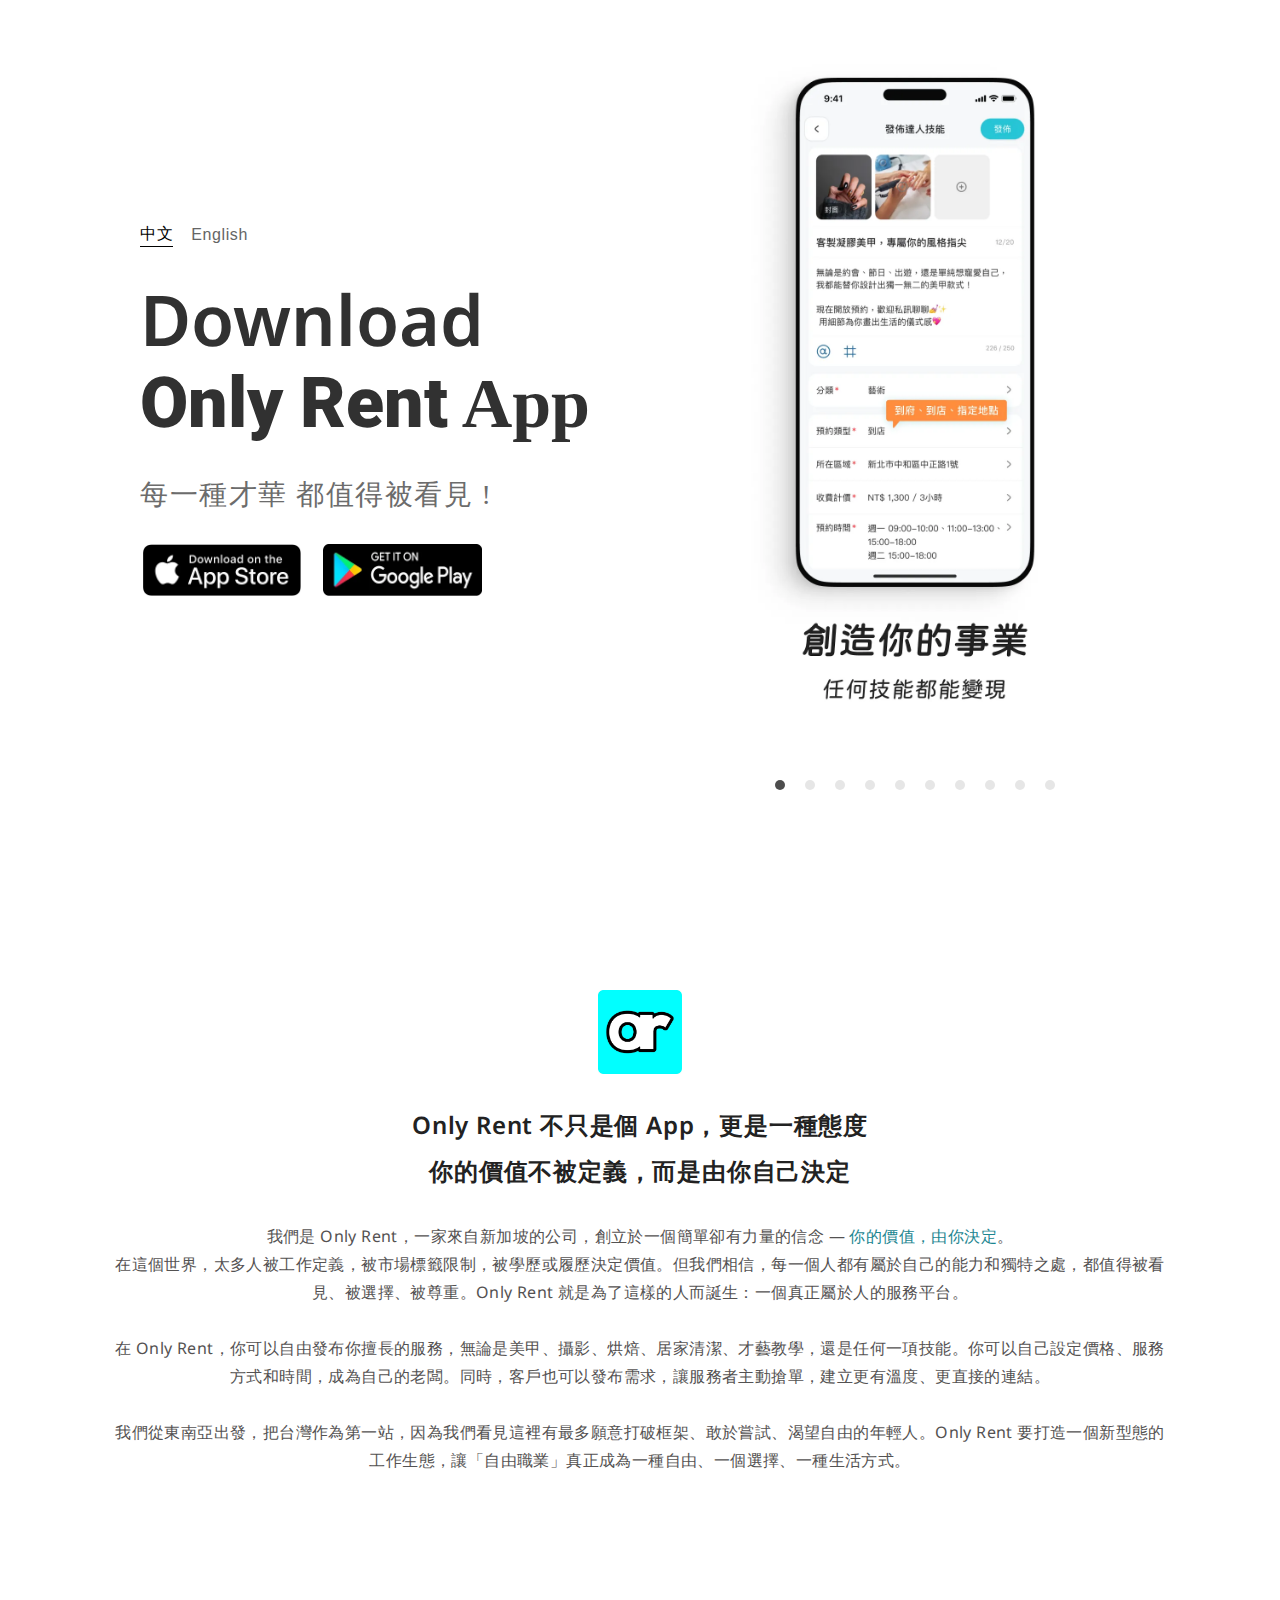
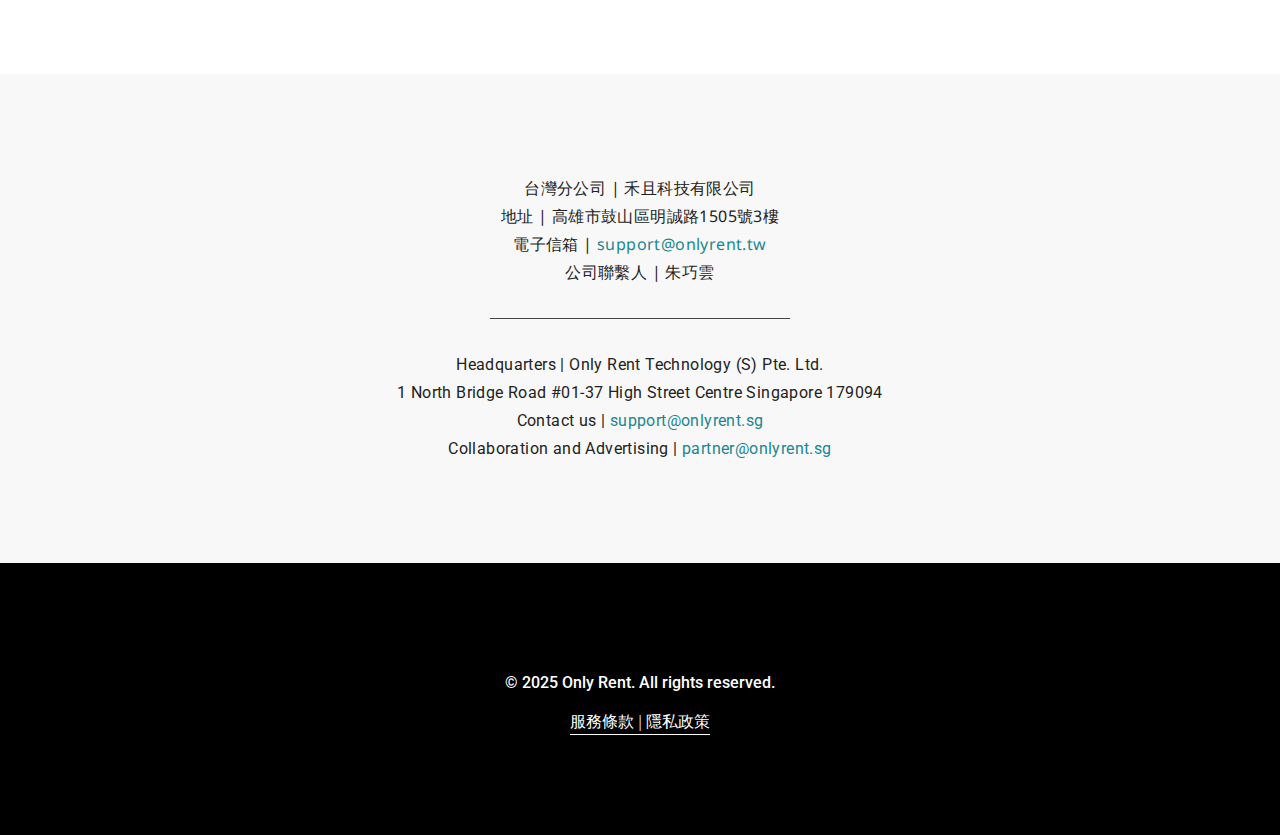
<file: index.html>
<!DOCTYPE html>
<html lang="zh">
<head>
  <meta charset="UTF-8">
  <meta name="viewport" content="width=device-width, initial-scale=1.0">
  <title>Only Rent - Your Value, Your Way</title>
  <!-- Google Fonts: Roboto (英文), Noto Sans (中文) -->
  <link href="https://fonts.googleapis.com/css?family=Roboto:400,700,900&display=swap" rel="stylesheet">
  <link href="https://fonts.googleapis.com/css2?family=Noto+Sans:400,700,900&display=swap" rel="stylesheet">
  <link rel="stylesheet" href="style.css">
</head>
<body>
  <div class="main">
    <!-- 主視覺區塊 -->
    <section class="hero-section">
      <div class="hero-content">
        <div class="hero-left">
          <div class="language-selector">
  <button id="lang-zh" disabled class="inactive-lang">中文</button>
  <button onclick="window.location.href='en/index.html'">English</button>
</div>

          <div class="text-group">
              <div class="title zh-font">Download</div>
              <div class="subtitle" data-i18n="subtitle1"><span class="title-bold">Only Rent</span> App</div>
              <div class="subtitle-italic" data-i18n="subtitle2">每一種才華 都值得被看見 !</div>
          </div>
          <div class="app-store-buttons">
              <a href="https://apps.apple.com/app/onlyrent/id1234567890" target="_blank">
                <img src="images/app-store.webp" alt="Download on App Store">
              </a>
              <a href="https://play.google.com/store/apps/details?id=com.onlyrent.app" target="_blank">
                <img src="images/google-play.webp" alt="Get it on Google Play">
              </a>
          </div>
        </div>
        <div class="hero-right">
          <div class="image-column">
            <img class="mockup-image" src="images/only rent 1.webp" alt="Only Rent App Screenshot" />
            <div class="carousel-dots">
              <div class="dot active"></div>
              <div class="dot"></div>
              <div class="dot"></div>
              <div class="dot"></div>
              <div class="dot"></div>
              <div class="dot"></div>
              <div class="dot"></div>
              <div class="dot"></div>
              <div class="dot"></div>
              <div class="dot"></div>
            </div>
          </div>
        </div>
      </div>
    </section>

    <!-- 公司介紹區塊 -->
    <section class="about-section">
      <img class="logo" src="images/only rent logo.webp" alt="Only Rent Logo"/>
      <div class="about-title zh-font" data-i18n="aboutTitle">Only Rent 不只是個 App，更是一種態度<br>你的價值不被定義，而是由你自己決定</div>
      <div class="about-desc zh-font" data-i18n="aboutDesc">我們是 Only Rent，一家來自新加坡的公司，創立於一個簡單卻有力量的信念 — <span class="highlight">你的價值，由你決定</span>。<br>
        在這個世界，太多人被工作定義，被市場標籤限制，被學歷或履歷決定價值。但我們相信，每一個人都有屬於自己的能力和獨特之處，都值得被看見、被選擇、被尊重。Only Rent 就是為了這樣的人而誕生：一個真正屬於人的服務平台。<br><br>
        在 Only Rent，你可以自由發布你擅長的服務，無論是美甲、攝影、烘焙、居家清潔、才藝教學，還是任何一項技能。你可以自己設定價格、服務方式和時間，成為自己的老闆。同時，客戶也可以發布需求，讓服務者主動搶單，建立更有溫度、更直接的連結。<br><br>
        我們從東南亞出發，把台灣作為第一站，因為我們看見這裡有最多願意打破框架、敢於嘗試、渴望自由的年輕人。Only Rent 要打造一個新型態的工作生態，讓「自由職業」真正成為一種自由、一個選擇、一種生活方式。</div>
    </section>

    <!-- 聯絡資訊 -->
    <section class="contact-section">
      <div class="contact-content">
        <div class="contact-block">
          <div class="contact-text zh-font" data-i18n="contactTW1">台灣分公司 | 禾且科技有限公司</div>
          <div class="contact-text zh-font" data-i18n="contactTW2">地址 | 高雄市鼓山區明誠路1505號3樓</div>
          <div class="contact-text zh-font" data-i18n="contactTW3">電子信箱 | <span class="contact-email">support@onlyrent.tw</span></div>
          <div class="contact-text zh-font" data-i18n="contactTW4">公司聯繫人 | 朱巧雲</div>
        </div>
        <div class="contact-line"></div>
        <div class="contact-block">
          <div class="contact-text en-font" data-i18n="contactSG1">Headquarters | Only Rent Technology (S) Pte. Ltd.</div>
          <div class="contact-text en-font" data-i18n="contactSG2">1 North Bridge Road #01-37 High Street Centre Singapore 179094</div>
          <div class="contact-text en-font" data-i18n="contactSG3">Contact us | <span class="contact-email">support@onlyrent.sg</span></div>
          <div class="contact-text en-font" data-i18n="contactSG4">Collaboration and Advertising | <span class="contact-email">partner@onlyrent.sg</span></div>
        </div>
      </div>
    </section>

    <!-- footer -->
    <footer class="footer">
      <div class="footer-text en-font" data-i18n="copyright">© 2025 Only Rent. All rights reserved.</div>
      <div class="footer-text-group">
        <span class="footer-link" id="footer-toggle" data-i18n="footerToggle">服務條款 | 隱私政策</span>
      </div>
      <div class="footer-expand" id="footer-content">
        <div class="footer-expand-inner">
          <div class="footer-expand-text">我Only Rent 服務條款（Terms and Conditions）<br><br>
生效日期：2025年5月15日<br><br>
歡迎使用 Only Rent（以下簡稱「本平台」）。本平台由 Only Rent Technology （S） Pte. Ltd.（註冊地：新加坡） 所經營，為服務媒合平台，讓用戶自由發佈或接取各類人力服務。使用本平台即表示您同意以下條款與條件。<br><br>

1. 使用資格<br>
• 使用本平台者須年滿 18歲，並具有完全法律行為能力。未滿18歲者，請勿註冊或使用本服務。<br>
• 平台保留要求用戶完成身分認證（如手機驗證、政府核發身分證明上傳）的權利。未完成者將無法使用部分或全部功能。<br><br>

2. 平台服務說明<br>
• 本平台僅提供一個供「服務提供者」與「服務需求者」發佈、搜尋與交易服務的技術平台，不參與雙方實際履約內容。<br>
• 平台所提供之資訊、媒合功能與交易紀錄，僅為協助雙方溝通與建立合作，不構成任何承諾、擔保或代理行為。<br><br>

3. 禁止事項與內容規範<br>
用戶在使用本平台時，嚴禁從事以下行為：<br>
• 發佈或提供任何違法、暴力、詐騙、色情、賭博、毒品、人口販運等服務<br>
• 涉及多層次傳銷（MLM）、非法貸款、虛擬貨幣詐騙等金融詐騙類服務<br>
• 上傳他人未經授權的照片、資料、侵權內容<br>
• 發佈具誤導性、歧視性、侮辱性或侵害第三人權益之內容<br>
• 冒用他人身分、散播垃圾訊息、干擾平台運作<br>
平台有權在未事先通知情況下，刪除任何違規內容、封鎖帳號或限制功能使用，並視情況依法舉報。<br><br>

4. 智慧財產權<br>
Only Rent 所提供之所有內容，包括但不限於圖像、商標、程式碼、平台架構與文字，皆屬本公司或合法授權人所有。未經書面同意，不得複製、散布、編輯或用於商業用途。<br><br>

5. 使用者內容（UGC）管理<br>
• 用戶所發佈之所有內容（文字、圖片、影片等）須保證具合法性與真實性，並願意授權平台於行銷或用戶瀏覽時公開顯示。<br>
• 平台保留審核、下架或刪除違反本條款之內容的權利，並可封鎖相關帳號以維護平台秩序。<br><br>

6. 付款與退款政策<br>
• 所有金流將由第三方台灣「TapPay」支付業者處理，平台不儲存用戶之信用卡或支付資訊。<br>
• 服務需求方付款後如有爭議，應於交易完成後 24 小時內提出申訴。平台將基於雙方資料進行初步判斷，協助退款處理，但不承諾最終結果。<br>
• 平台有權收取一定比例之平台手續費，相關費用標準將公告於平台。<br><br>

7. 隱私與資料安全<br>
• 用戶提供的個人資料將依據《隱私政策》妥善儲存、加密與使用，平台亦會實施嚴格內部權限控管機制。<br>
• 若您刪除帳號，平台將於合理必要期間內刪除或匿名化所有資料。<br><br>

8. 責任限制與風險揭露<br>
• 平台不對任何服務內容、品質、履約或成效提供明示或默示之保證。<br>
• 用戶應自行評估風險並承擔所有與交易相關之後果。<br>
• 平台對因系統故障、外部攻擊、合作廠商問題等導致的損失不負賠償責任。<br><br>

9. 條款修改與通知<br>
本平台保留隨時修改本服務條款與隱私政策的權利，修改後將以公告或 App 內通知形式通知用戶。您繼續使用本服務即視為同意新條款。<br><br>

10. 法律適用與爭議解決<br>
本條款依據新加坡法律解釋與執行。若有爭議，原則上提交新加坡法院。若用戶位於台灣，平台有權選擇由台灣地方法院管轄。<br><br>

Only Rent 隱私政策（Terms and Conditions ｜ Privacy Policy ）<br><br>

1. 資料蒐集類型<br>
我們可能會蒐集以下類型資料：<br>
• 註冊資料：姓名、性別、手機、電子郵件、身份證號（或居留證號）<br>
• 交易與使用行為：服務內容、歷史紀錄、裝置資訊、IP 位址<br>
• 金流資料：付款紀錄、退款記錄（由第三方支付商處理）<br><br>

2. 資料使用目的<br>
• 核對身份與安全驗證<br>
• 提供與改善平台功能與用戶體驗<br>
• 用戶申訴處理、交易紀錄查核、法律義務配合<br>
• 發送重要系統通知、行銷資訊（用戶可選擇取消訂閱）<br><br>

3. 第三方資料分享聲明<br>
我們可能在以下情況分享用戶資料：<br>
• 與支付業者、身分驗證機構等合作夥伴為提供交易服務<br>
• 與法律或行政機關依合法程序要求時<br>
• 與經授權之客服、審查團隊為提供合規服務<br>
我們不會將用戶資料出售或租賃予任何商業用途之第三方。<br><br>

4. 跨境傳輸聲明<br>
您所提供之資料可能會被儲存或處理於新加坡、台灣、或其他資料保護標準相當的國家。我們將以 SSL 加密、權限控管等方式，確保資料安全。<br><br>

5. 用戶權利<br>
您可隨時行使以下權利：<br>
• 查詢或請求閱覽您的資料<br>
• 請求更正或刪除資料<br>
• 撤回同意行銷或資料使用<br>
• 停用帳號並刪除所有關聯資料（部分交易紀錄需依法保留）<br>
如需行使上述權利，請聯絡我們：&nbsp;<span class=\"footer-email\">support@onlyrent.sg</span><br><br>

6. 資料保留期限<br>
除非法令另有規定，我們將於帳號關閉或停用後 6 個月內刪除或匿名化資料，但法律要求保存之項目（如交易記錄）將依法保留至少 5 年。<br><br>

7. 隱私政策修改<br>
Only Rent 保留隨時更新本政策之權利。所有修訂將公告於平台，重大變更將透過電子郵件或應用程式通知。請您定期查閱最新版本。<br></div>
          <div class="footer-link" id="footer-close" data-i18n="footerClose">收合</div>
        </div>
      </div>
    </footer>
  </div>

  <script src="script.js"></script>
</body>
</html>
</file>
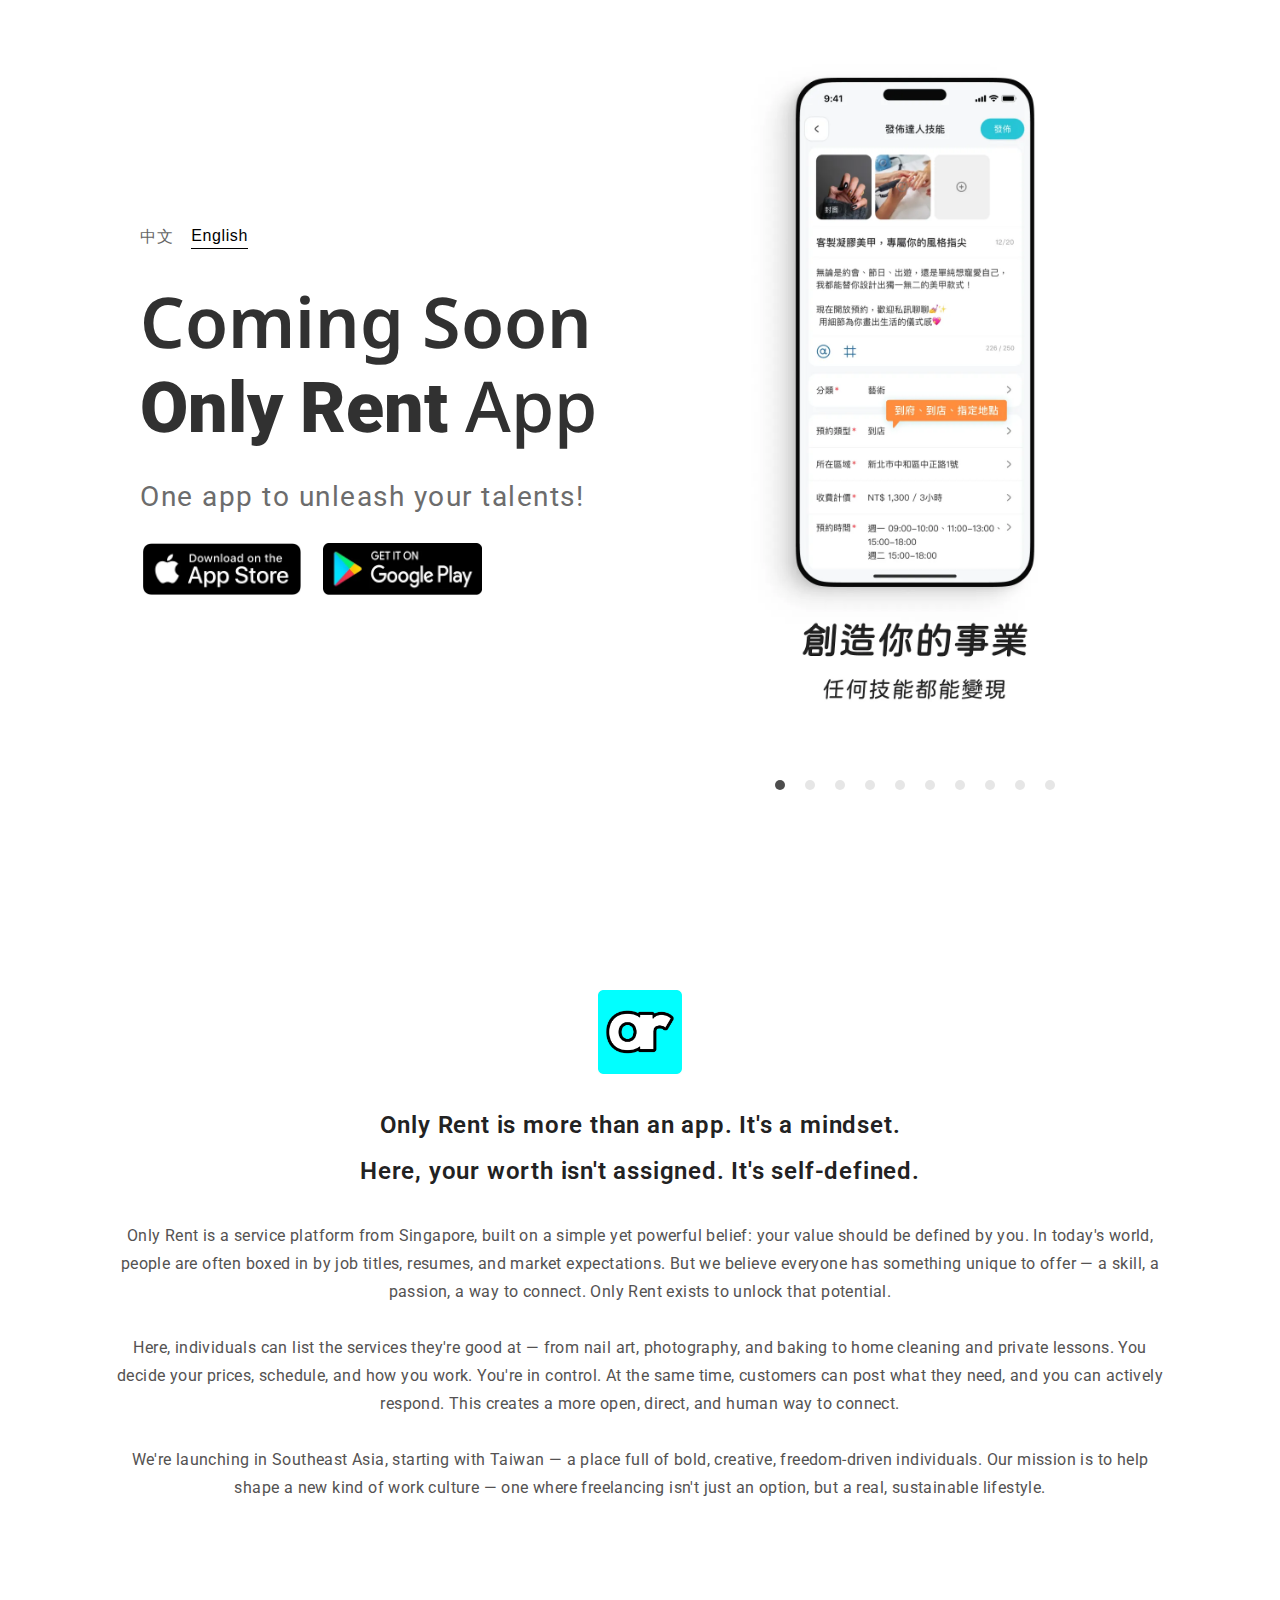
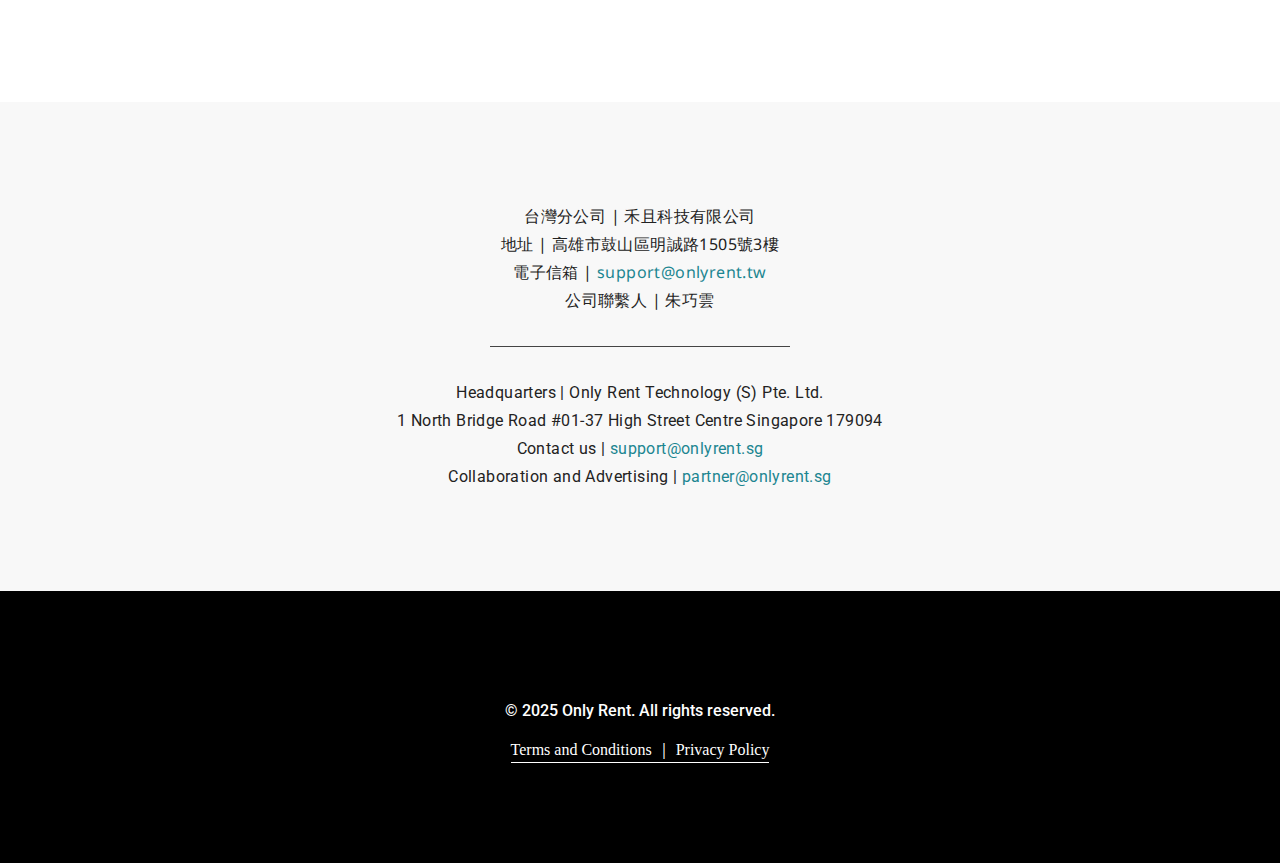
<file: en/index.html>
<!DOCTYPE html>
<html lang="en">
<head>
  <meta charset="UTF-8">
  <meta name="viewport" content="width=device-width, initial-scale=1.0">
  <title>Only Rent - Your Value, Your Way</title>
  <!-- Google Fonts: Roboto (英文), Noto Sans (中文) -->
  <link href="https://fonts.googleapis.com/css?family=Roboto:400,700,900&display=swap" rel="stylesheet">
  <link href="https://fonts.googleapis.com/css2?family=Noto+Sans:400,700,900&display=swap" rel="stylesheet">
  <link rel="stylesheet" href="style.css">
</head>
<body>
  <div class="main">
    <!-- 主視覺區塊 -->
    <section class="hero-section">
      <div class="hero-content">
        <div class="hero-left">
          <div class="language-selector">
              <button onclick="window.location.href='../index.html'">中文</button>
              <button id="lang-en" disabled class="inactive-lang">English</button>
          </div>
          <div class="text-group">
              <div class="title en-font">Coming Soon</div>
              <div class="subtitle en-font"><span class="title-bold">Only Rent</span> <span class="zh-font">App</span></div>
              <div class="subtitle-italic en-font">One app to unleash your talents!</div>
          </div>
          <div class="app-store-buttons">
              <a href="https://apps.apple.com/app/onlyrent/id1234567890" target="_blank">
                <img src="images/app-store.webp" alt="Download on App Store">
              </a>
              <a href="https://play.google.com/store/apps/details?id=com.onlyrent.app" target="_blank">
                <img src="images/google-play.webp" alt="Get it on Google Play">
              </a>
          </div>
        </div>
        <div class="hero-right">
          <div class="image-column">
            <img class="mockup-image" src="images/only rent 1.webp" alt="Only Rent App Screenshot" />
            <div class="carousel-dots">
              <div class="dot active"></div>
              <div class="dot"></div>
              <div class="dot"></div>
              <div class="dot"></div>
              <div class="dot"></div>
              <div class="dot"></div>
              <div class="dot"></div>
              <div class="dot"></div>
              <div class="dot"></div>
              <div class="dot"></div>
            </div>
          </div>
        </div>
      </div>
    </section>

    <!-- 公司介紹區塊 -->
    <section class="about-section">
      <img class="logo" src="images/only rent logo.webp" alt="Only Rent Logo"/>
      <div class="about-title en-font">Only Rent is more than an app. It's a mindset.<br>Here, your worth isn't assigned. It's self-defined.</div>
      <div class="about-desc en-font">Only Rent is a service platform from Singapore, built on a simple yet powerful belief: your value should be defined by you.
In today's world, people are often boxed in by job titles, resumes, and market expectations. But we believe everyone has something unique to offer — a skill, a passion, a way to connect. Only Rent exists to unlock that potential.<br><br>Here, individuals can list the services they're good at — from nail art, photography, and baking to home cleaning and private lessons. You decide your prices, schedule, and how you work. You're in control. At the same time, customers can post what they need, and you can actively respond. This creates a more open, direct, and human way to connect.<br><br>We're launching in Southeast Asia, starting with Taiwan — a place full of bold, creative, freedom-driven individuals. Our mission is to help shape a new kind of work culture — one where freelancing isn't just an option, but a real, sustainable lifestyle.</div>
    </section>

    <!-- 聯絡資訊 -->
    <section class="contact-section">
      <div class="contact-content">
        <div class="contact-block">
          <div class="contact-text zh-font">台灣分公司 | 禾且科技有限公司</div>
          <div class="contact-text zh-font">地址 | 高雄市鼓山區明誠路1505號3樓</div>
          <div class="contact-text zh-font">電子信箱 | <span class="contact-email">support@onlyrent.tw</span></div>
          <div class="contact-text zh-font">公司聯繫人 | 朱巧雲</div>
        </div>
        <div class="contact-line"></div>
        <div class="contact-block">
          <div class="contact-text en-font">Headquarters | Only Rent Technology (S) Pte. Ltd.</div>
          <div class="contact-text en-font">1 North Bridge Road #01-37 High Street Centre Singapore 179094</div>
          <div class="contact-text en-font">Contact us | <span class="contact-email">support@onlyrent.sg</span></div>
          <div class="contact-text en-font">Collaboration and Advertising | <span class="contact-email">partner@onlyrent.sg</span></div>
        </div>
      </div>
    </section>

    <!-- footer -->
    <footer class="footer">
      <div class="footer-text en-font">© 2025 Only Rent. All rights reserved.</div>
      <div class="footer-text-group">
        <span class="footer-link" id="footer-toggle">Terms and Conditions ｜ Privacy Policy </span>
      </div>
      <div class="footer-expand" id="footer-content">
        <div class="footer-expand-inner">
          <div class="footer-expand-text"><span>Only Rent Terms and Conditions</span><br>
<span>Effective Date: May 15, 2025</span><br><br>

Welcome to Only Rent (hereinafter referred to as "the Platform"). The Platform is operated by Only Rent Technology (S) Pte. Ltd., registered in Singapore, and serves as a service-matching platform allowing users to freely post or accept various human services. By using the Platform, you agree to the following terms and conditions.<br><br>

<span>1. Eligibility</span><br>
• Users must be at least 18 years old and possess full legal capacity. Individuals under 18 should not register or use the services.<br>
• The Platform reserves the right to require users to complete identity verification (e.g., mobile verification, uploading government-issued identification). Failure to complete verification may result in limited or restricted access to certain features.<br><br>

<span>2. Platform Services</span><br>
• The Platform solely provides a technical platform for "service providers" and "service seekers" to post, search, and transact services. It does not participate in the actual fulfillment of services between parties.<br>
• Information, matching functions, and transaction records provided by the Platform are intended to assist communication and collaboration between parties and do not constitute any commitment, guarantee, or agency relationship.<br><br>

<span>3. Prohibited Activities and Content Guidelines</span><br>
Users are strictly prohibited from engaging in the following activities on the Platform:<br>
• Posting or offering services that are illegal, violent, fraudulent, pornographic, related to gambling, drugs, or human trafficking.<br>
• Engaging in multi-level marketing (MLM), illegal lending, cryptocurrency scams, or other financial fraud services.<br>
• Uploading unauthorized photos, data, or infringing content.<br>
• Posting misleading, discriminatory, insulting, or content that infringes upon third-party rights.<br>
• Impersonating others, spreading spam, or interfering with Platform operations.<br>
The Platform reserves the right to delete any violating content, block accounts, or restrict feature usage without prior notice and may report violations to authorities as necessary.<br><br>

<span>4. Intellectual Property Rights</span><br>
All content provided by Only Rent, including but not limited to images, trademarks, code, platform structure, and text, is owned by the company or its authorized licensors. Unauthorized reproduction, distribution, editing, or commercial use is prohibited without written consent.<br><br>

<span>5. User-Generated Content (UGC) Management</span><br>
• Users must ensure that all posted content (text, images, videos, etc.) is legal and truthful and grant the Platform the right to display such content publicly for marketing or browsing purposes.<br>
• The Platform reserves the right to review, remove, or delete content that violates these terms and may block related accounts to maintain order.<br><br>

<span>6. Payment and Refund Policy</span><br>
• All financial transactions are processed by the third-party payment provider "TapPay" in Taiwan. The Platform does not store users' credit card or payment information.<br>
• If disputes arise after payment, service seekers must file a complaint within 24 hours of transaction completion. The Platform will make a preliminary judgment based on available information to assist in refund processing but does not guarantee outcomes.<br>
• The Platform reserves the right to charge a service fee, with applicable rates announced on the Platform.<br><br>

<span>7. Privacy and Data Security</span><br>
• Personal data provided by users will be securely stored, encrypted, and used in accordance with the Terms and Conditions ｜ Privacy Policy. The Platform implements strict internal access controls.<br>
• Upon account deletion, the Platform will delete or anonymize all data within a reasonable period unless retention is legally required.<br><br>

<span>8. Limitation of Liability and Risk Disclosure</span><br>
• The Platform does not provide explicit or implicit guarantees regarding any service content, quality, fulfillment, or effectiveness.<br>
• Users are responsible for assessing risks and bearing all consequences related to transactions.<br>
• The Platform is not liable for losses resulting from system failures, external attacks, or issues with partner services.<br><br>

<span>9. Amendments and Notifications</span><br>
The Platform reserves the right to modify these Terms and the Terms and Conditions ｜ Privacy Policy at any time. Changes will be communicated via announcements or in-app notifications. Continued use of the services constitutes acceptance of the new terms.<br><br>

<span>10. Governing Law and Dispute Resolution</span><br>
These Terms are governed by the laws of Singapore. Disputes will primarily be submitted to Singapore courts. For users located in Taiwan, the Platform reserves the right to choose the jurisdiction of Taiwanese local courts.<br><br>

<span>Only Rent Terms and Conditions ｜ Privacy Policy</span><br><br>
<span>1. Data Collection Types</span><br>
We may collect the following types of data:<br>
• Registration Data: Name, gender, mobile number, email, identification number (or residence permit number).<br>
• Transaction and Usage Behavior: Service content, history records, device information, IP address.<br>
• Financial Data: Payment and refund records (processed by third-party payment providers).<br>
<br>
<span>2. Purpose of Data Use</span><br>
• Identity verification and security authentication.<br>
• Providing and improving platform functions and user experience.<br>
• Handling user complaints, transaction record audits, and legal compliance.<br>
• Sending important system notifications and marketing information (users may opt-out).<br>
<br>
<span>3. Third-Party Data Sharing Statement</span><br>
We may share user data under the following circumstances:<br>
• With payment providers, identity verification agencies, and other partners to facilitate transactions.<br>
• With legal or administrative authorities upon lawful request.<br>
• With authorized customer service and review teams to ensure compliance.<br>
We do not sell or rent user data to third parties for commercial purposes.<br>
<br>
<span>4. Cross-Border Data Transfer Statement</span><br>
Your data may be stored or processed in Singapore, Taiwan, or other countries with comparable data protection standards. We employ SSL encryption and access controls to ensure data security.<br>
<br>
<span>5. User Rights</span><br>
You may exercise the following rights at any time:<br>
• Inquire or request access to your data.<br>
• Request correction or deletion of data.<br>
• Withdraw consent for marketing or data usage.<br>
• Deactivate your account and delete all associated data (some transaction records may be retained as required by law).<br>
To exercise these rights, please contact us at: support@onlyrent.sg<br>
<br>
<span>6. Data Retention Period</span><br>
Unless otherwise required by law, we will delete or anonymize data within 6 months after account closure or deactivation. Legally mandated records (e.g., transaction records) will be retained for at least 5 years.<br>
<br>
<span>7. Terms and Conditions ｜ Privacy Policy Amendments</span><br>
Only Rent reserves the right to update this policy at any time. All revisions will be announced on the Platform, and significant changes will be communicated via email or in-app notifications. Please review the latest version regularly.<br></div>
          <div class="footer-link" id="footer-close">Hide</div>
        </div>
      </div>
    </footer>
  </div>

  <script src="script.js"></script>
</body>
</html>
</file>
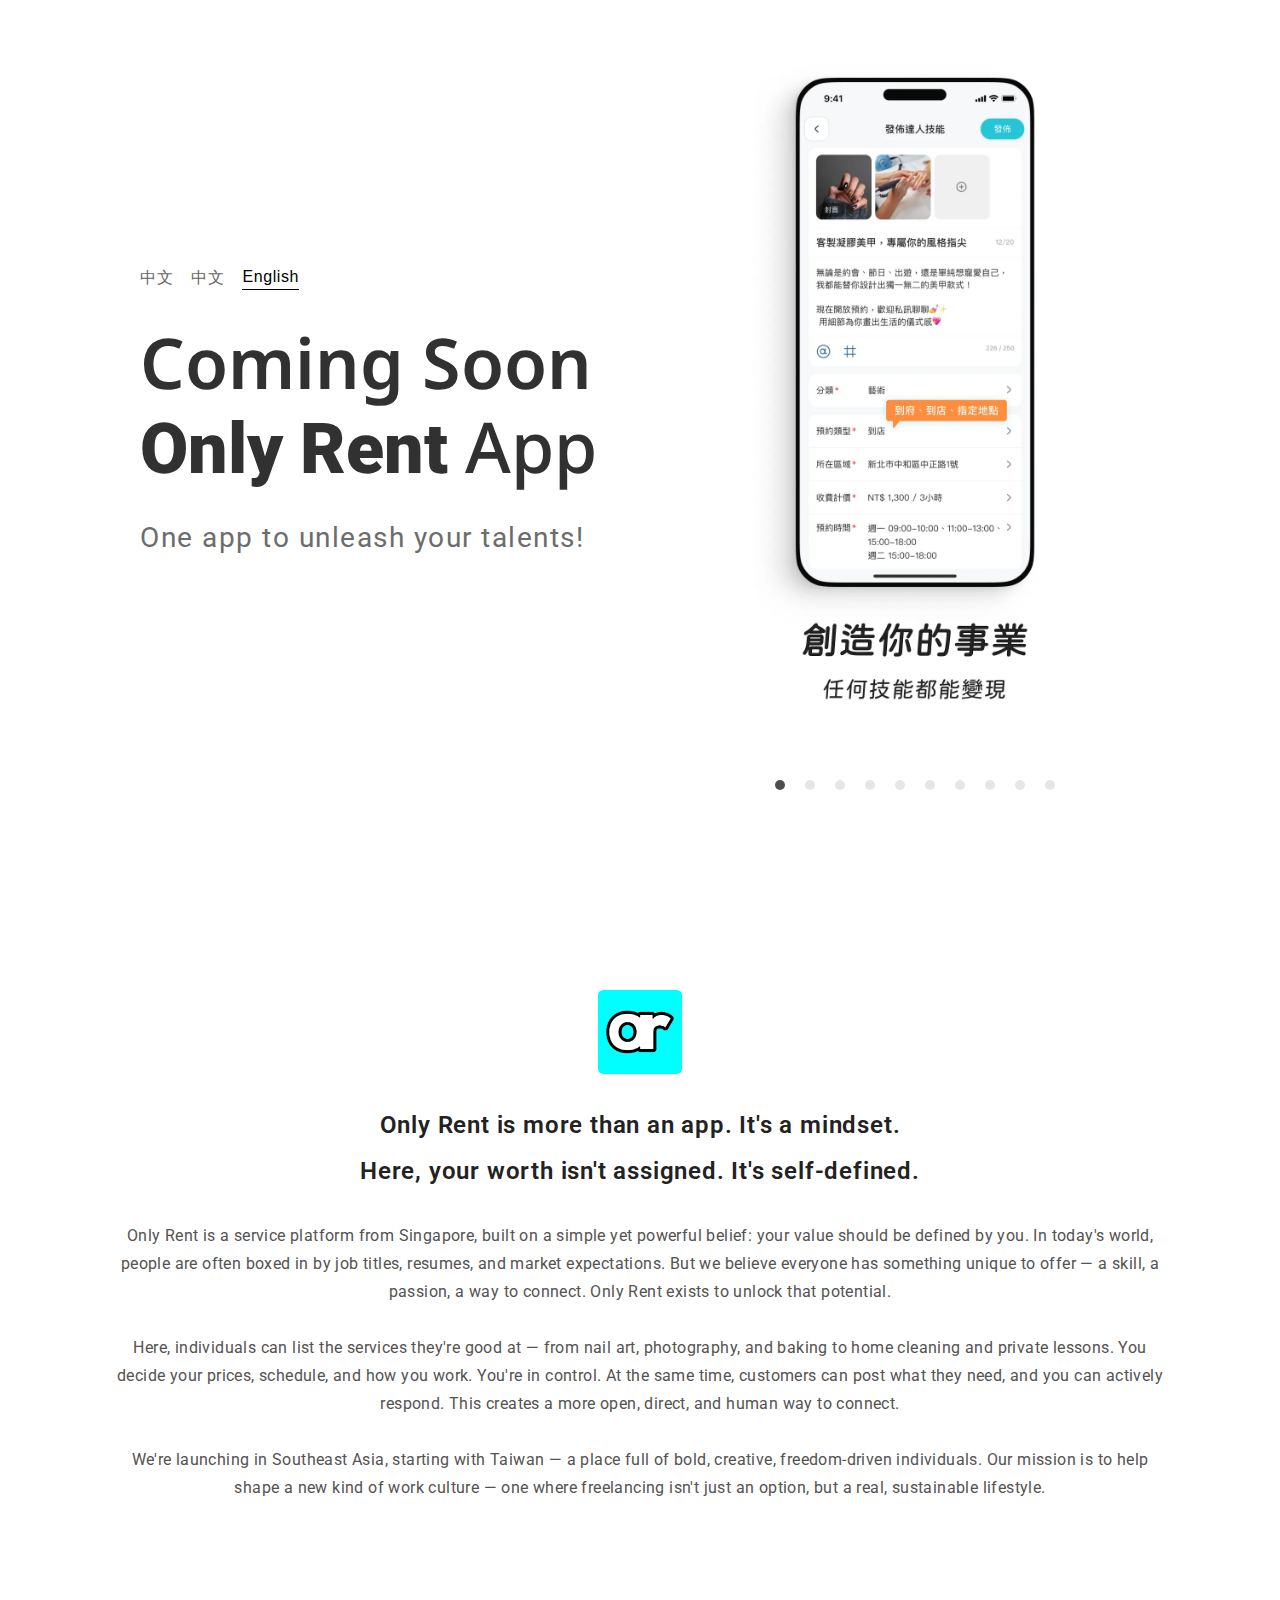
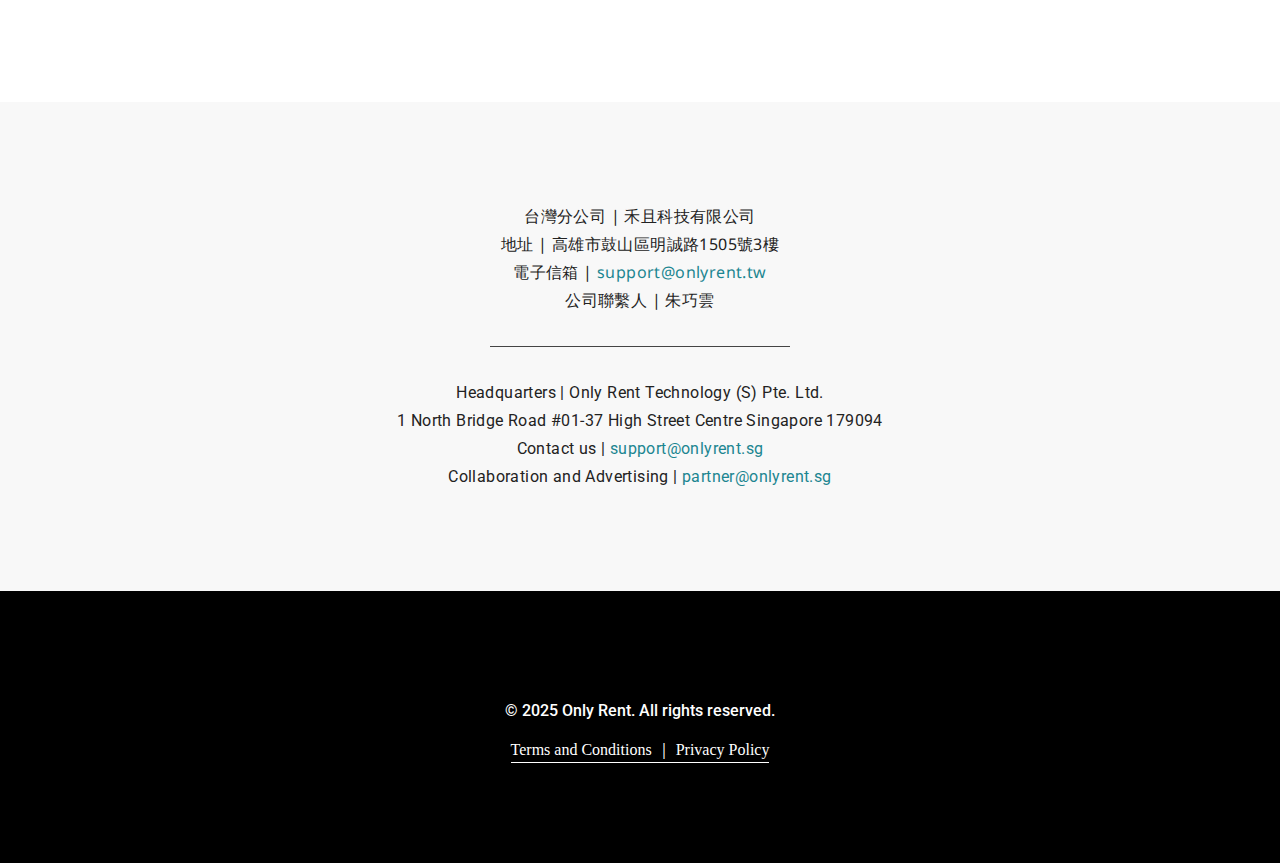
<file: onlyrent-en/index.html>
<!DOCTYPE html>
<html lang="en">
<head>
  <meta charset="UTF-8">
  <meta name="viewport" content="width=device-width, initial-scale=1.0">
  <title>Only Rent - Your Value, Your Way</title>
  <!-- Google Fonts: Roboto (英文), Noto Sans (中文) -->
  <link href="https://fonts.googleapis.com/css?family=Roboto:400,700,900&display=swap" rel="stylesheet">
  <link href="https://fonts.googleapis.com/css2?family=Noto+Sans:400,700,900&display=swap" rel="stylesheet">
  <link rel="stylesheet" href="style.css">
</head>
<body>
  <div class="main">
    <!-- 主視覺區塊 -->
    <section class="hero-section">
      <div class="hero-content">
        <div class="hero-left">
          <div class="language-selector">
              <button id="lang-zh" onclick="window.location.href='/Introduction/index.html'" class="active">中文</button>
            <button id="lang-zh" onclick="window.location.href='/onlyrent-zh/index.html'" class="active">中文</button>
              <button id="lang-en" disabled class="inactive-lang">English</button>
          </div>
          <div class="text-group">
              <div class="title en-font">Coming Soon</div>
              <div class="subtitle en-font"><span class="title-bold">Only Rent</span> <span class="zh-font">App</span></div>
              <div class="subtitle-italic en-font">One app to unleash your talents!</div>
          </div>
        </div>
        <div class="hero-right">
          <div class="image-column">
            <img class="mockup-image" src="images/only rent 1.webp" alt="Only Rent App Screenshot" />
            <div class="carousel-dots">
              <div class="dot active"></div>
              <div class="dot"></div>
              <div class="dot"></div>
              <div class="dot"></div>
              <div class="dot"></div>
              <div class="dot"></div>
              <div class="dot"></div>
              <div class="dot"></div>
              <div class="dot"></div>
              <div class="dot"></div>
            </div>
          </div>
        </div>
      </div>
    </section>

    <!-- 公司介紹區塊 -->
    <section class="about-section">
      <img class="logo" src="images/only rent logo.webp" alt="Only Rent Logo"/>
      <div class="about-title en-font">Only Rent is more than an app. It's a mindset.<br>Here, your worth isn't assigned. It's self-defined.</div>
      <div class="about-desc en-font">Only Rent is a service platform from Singapore, built on a simple yet powerful belief: your value should be defined by you.
In today's world, people are often boxed in by job titles, resumes, and market expectations. But we believe everyone has something unique to offer — a skill, a passion, a way to connect. Only Rent exists to unlock that potential.<br><br>Here, individuals can list the services they're good at — from nail art, photography, and baking to home cleaning and private lessons. You decide your prices, schedule, and how you work. You're in control. At the same time, customers can post what they need, and you can actively respond. This creates a more open, direct, and human way to connect.<br><br>We're launching in Southeast Asia, starting with Taiwan — a place full of bold, creative, freedom-driven individuals. Our mission is to help shape a new kind of work culture — one where freelancing isn't just an option, but a real, sustainable lifestyle.</div>
    </section>

    <!-- 聯絡資訊 -->
    <section class="contact-section">
      <div class="contact-content">
        <div class="contact-block">
          <div class="contact-text zh-font">台灣分公司 | 禾且科技有限公司</div>
          <div class="contact-text zh-font">地址 | 高雄市鼓山區明誠路1505號3樓</div>
          <div class="contact-text zh-font">電子信箱 | <span class="contact-email">support@onlyrent.tw</span></div>
          <div class="contact-text zh-font">公司聯繫人 | 朱巧雲</div>
        </div>
        <div class="contact-line"></div>
        <div class="contact-block">
          <div class="contact-text en-font">Headquarters | Only Rent Technology (S) Pte. Ltd.</div>
          <div class="contact-text en-font">1 North Bridge Road #01-37 High Street Centre Singapore 179094</div>
          <div class="contact-text en-font">Contact us | <span class="contact-email">support@onlyrent.sg</span></div>
          <div class="contact-text en-font">Collaboration and Advertising | <span class="contact-email">partner@onlyrent.sg</span></div>
        </div>
      </div>
    </section>

    <!-- footer -->
    <footer class="footer">
      <div class="footer-text en-font">© 2025 Only Rent. All rights reserved.</div>
      <div class="footer-text-group">
        <span class="footer-link" id="footer-toggle">Terms and Conditions ｜ Privacy Policy </span>
      </div>
      <div class="footer-expand" id="footer-content">
        <div class="footer-expand-inner">
          <div class="footer-expand-text"><span>Only Rent Terms and Conditions</span><br>
<span>Effective Date: May 15, 2025</span><br><br>

Welcome to Only Rent (hereinafter referred to as "the Platform"). The Platform is operated by Only Rent Technology (S) Pte. Ltd., registered in Singapore, and serves as a service-matching platform allowing users to freely post or accept various human services. By using the Platform, you agree to the following terms and conditions.<br><br>

<span>1. Eligibility</span><br>
• Users must be at least 18 years old and possess full legal capacity. Individuals under 18 should not register or use the services.<br>
• The Platform reserves the right to require users to complete identity verification (e.g., mobile verification, uploading government-issued identification). Failure to complete verification may result in limited or restricted access to certain features.<br><br>

<span>2. Platform Services</span><br>
• The Platform solely provides a technical platform for "service providers" and "service seekers" to post, search, and transact services. It does not participate in the actual fulfillment of services between parties.<br>
• Information, matching functions, and transaction records provided by the Platform are intended to assist communication and collaboration between parties and do not constitute any commitment, guarantee, or agency relationship.<br><br>

<span>3. Prohibited Activities and Content Guidelines</span><br>
Users are strictly prohibited from engaging in the following activities on the Platform:<br>
• Posting or offering services that are illegal, violent, fraudulent, pornographic, related to gambling, drugs, or human trafficking.<br>
• Engaging in multi-level marketing (MLM), illegal lending, cryptocurrency scams, or other financial fraud services.<br>
• Uploading unauthorized photos, data, or infringing content.<br>
• Posting misleading, discriminatory, insulting, or content that infringes upon third-party rights.<br>
• Impersonating others, spreading spam, or interfering with Platform operations.<br>
The Platform reserves the right to delete any violating content, block accounts, or restrict feature usage without prior notice and may report violations to authorities as necessary.<br><br>

<span>4. Intellectual Property Rights</span><br>
All content provided by Only Rent, including but not limited to images, trademarks, code, platform structure, and text, is owned by the company or its authorized licensors. Unauthorized reproduction, distribution, editing, or commercial use is prohibited without written consent.<br><br>

<span>5. User-Generated Content (UGC) Management</span><br>
• Users must ensure that all posted content (text, images, videos, etc.) is legal and truthful and grant the Platform the right to display such content publicly for marketing or browsing purposes.<br>
• The Platform reserves the right to review, remove, or delete content that violates these terms and may block related accounts to maintain order.<br><br>

<span>6. Payment and Refund Policy</span><br>
• All financial transactions are processed by the third-party payment provider "TapPay" in Taiwan. The Platform does not store users' credit card or payment information.<br>
• If disputes arise after payment, service seekers must file a complaint within 24 hours of transaction completion. The Platform will make a preliminary judgment based on available information to assist in refund processing but does not guarantee outcomes.<br>
• The Platform reserves the right to charge a service fee, with applicable rates announced on the Platform.<br><br>

<span>7. Privacy and Data Security</span><br>
• Personal data provided by users will be securely stored, encrypted, and used in accordance with the Terms and Conditions ｜ Privacy Policy. The Platform implements strict internal access controls.<br>
• Upon account deletion, the Platform will delete or anonymize all data within a reasonable period unless retention is legally required.<br><br>

<span>8. Limitation of Liability and Risk Disclosure</span><br>
• The Platform does not provide explicit or implicit guarantees regarding any service content, quality, fulfillment, or effectiveness.<br>
• Users are responsible for assessing risks and bearing all consequences related to transactions.<br>
• The Platform is not liable for losses resulting from system failures, external attacks, or issues with partner services.<br><br>

<span>9. Amendments and Notifications</span><br>
The Platform reserves the right to modify these Terms and the Terms and Conditions ｜ Privacy Policy at any time. Changes will be communicated via announcements or in-app notifications. Continued use of the services constitutes acceptance of the new terms.<br><br>

<span>10. Governing Law and Dispute Resolution</span><br>
These Terms are governed by the laws of Singapore. Disputes will primarily be submitted to Singapore courts. For users located in Taiwan, the Platform reserves the right to choose the jurisdiction of Taiwanese local courts.<br><br>

<span>Only Rent Terms and Conditions ｜ Privacy Policy</span><br><br>
<span>1. Data Collection Types</span><br>
We may collect the following types of data:<br>
• Registration Data: Name, gender, mobile number, email, identification number (or residence permit number).<br>
• Transaction and Usage Behavior: Service content, history records, device information, IP address.<br>
• Financial Data: Payment and refund records (processed by third-party payment providers).<br>
<br>
<span>2. Purpose of Data Use</span><br>
• Identity verification and security authentication.<br>
• Providing and improving platform functions and user experience.<br>
• Handling user complaints, transaction record audits, and legal compliance.<br>
• Sending important system notifications and marketing information (users may opt-out).<br>
<br>
<span>3. Third-Party Data Sharing Statement</span><br>
We may share user data under the following circumstances:<br>
• With payment providers, identity verification agencies, and other partners to facilitate transactions.<br>
• With legal or administrative authorities upon lawful request.<br>
• With authorized customer service and review teams to ensure compliance.<br>
We do not sell or rent user data to third parties for commercial purposes.<br>
<br>
<span>4. Cross-Border Data Transfer Statement</span><br>
Your data may be stored or processed in Singapore, Taiwan, or other countries with comparable data protection standards. We employ SSL encryption and access controls to ensure data security.<br>
<br>
<span>5. User Rights</span><br>
You may exercise the following rights at any time:<br>
• Inquire or request access to your data.<br>
• Request correction or deletion of data.<br>
• Withdraw consent for marketing or data usage.<br>
• Deactivate your account and delete all associated data (some transaction records may be retained as required by law).<br>
To exercise these rights, please contact us at: support@onlyrent.sg<br>
<br>
<span>6. Data Retention Period</span><br>
Unless otherwise required by law, we will delete or anonymize data within 6 months after account closure or deactivation. Legally mandated records (e.g., transaction records) will be retained for at least 5 years.<br>
<br>
<span>7. Terms and Conditions ｜ Privacy Policy Amendments</span><br>
Only Rent reserves the right to update this policy at any time. All revisions will be announced on the Platform, and significant changes will be communicated via email or in-app notifications. Please review the latest version regularly.<br></div>
          <div class="footer-link" id="footer-close">Hide</div>
        </div>
      </div>
    </footer>
  </div>

  <script src="script.js"></script>
</body>
</html>
</file>
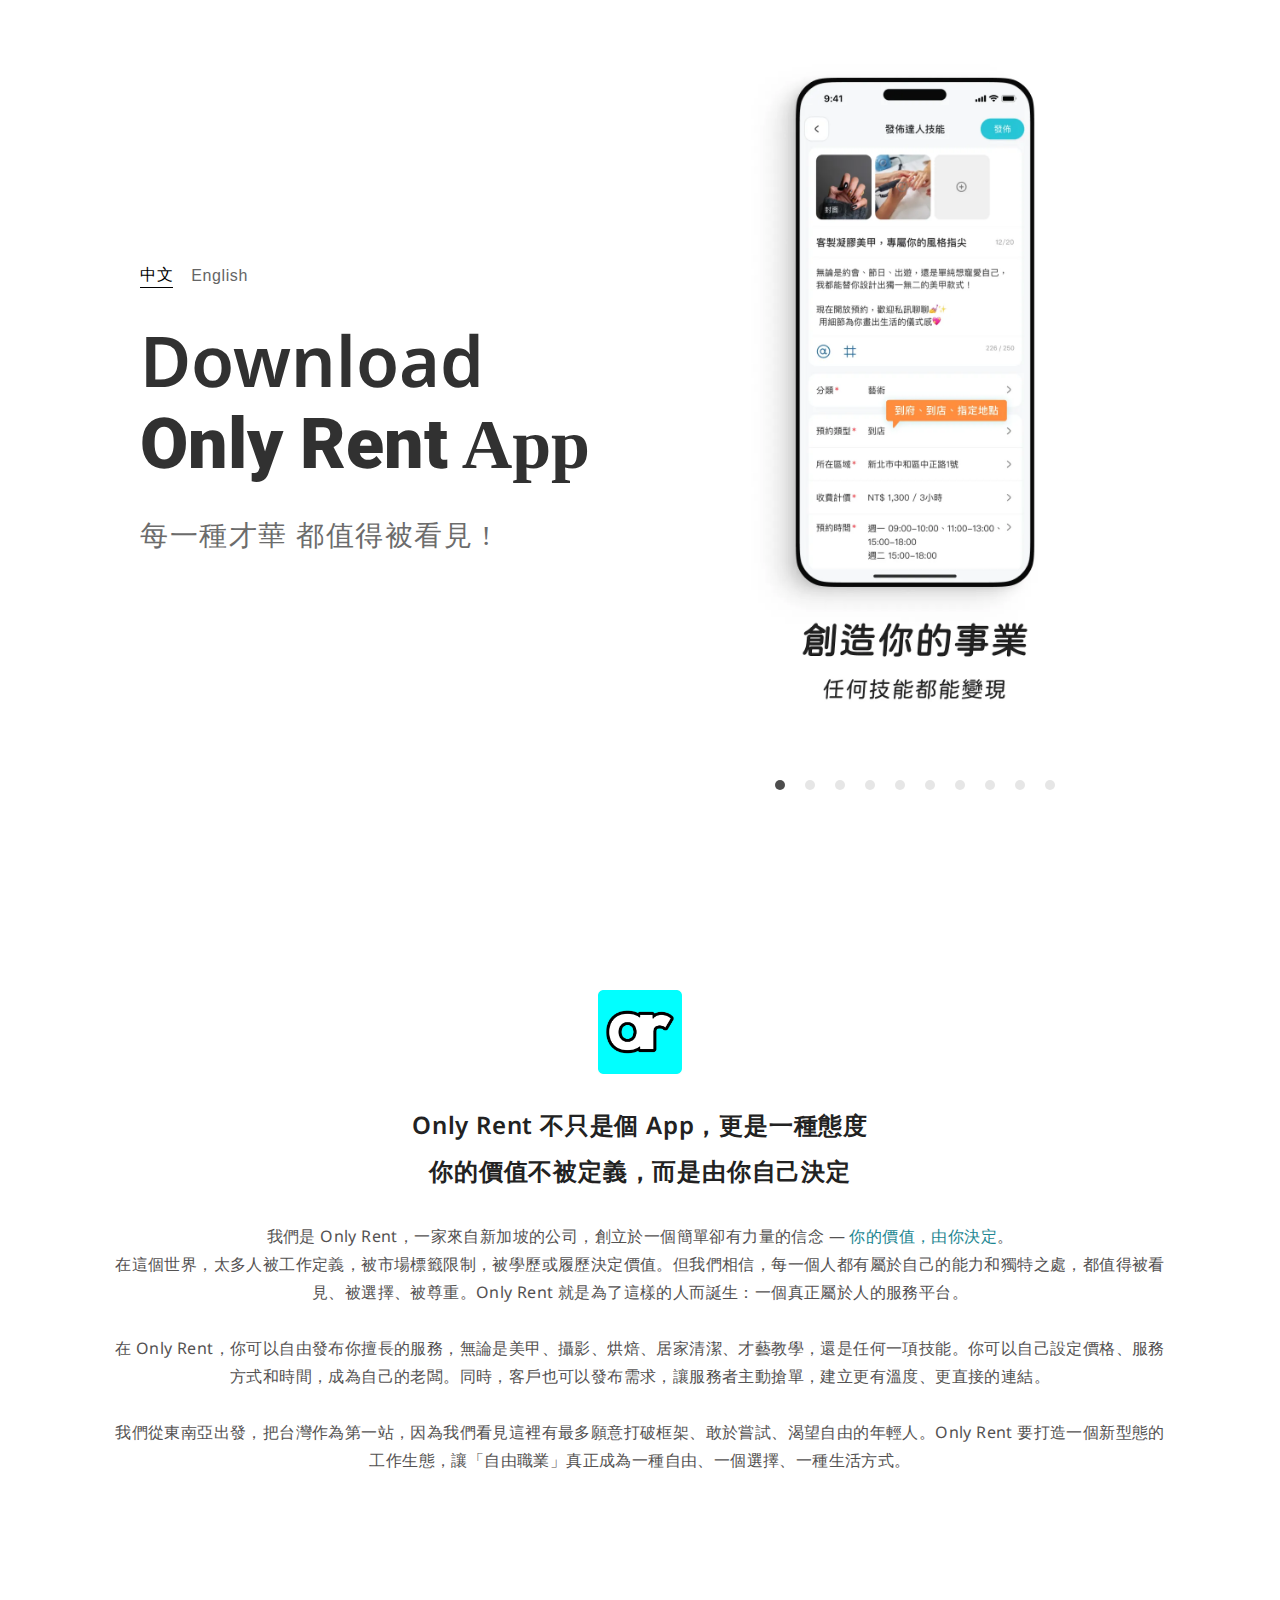
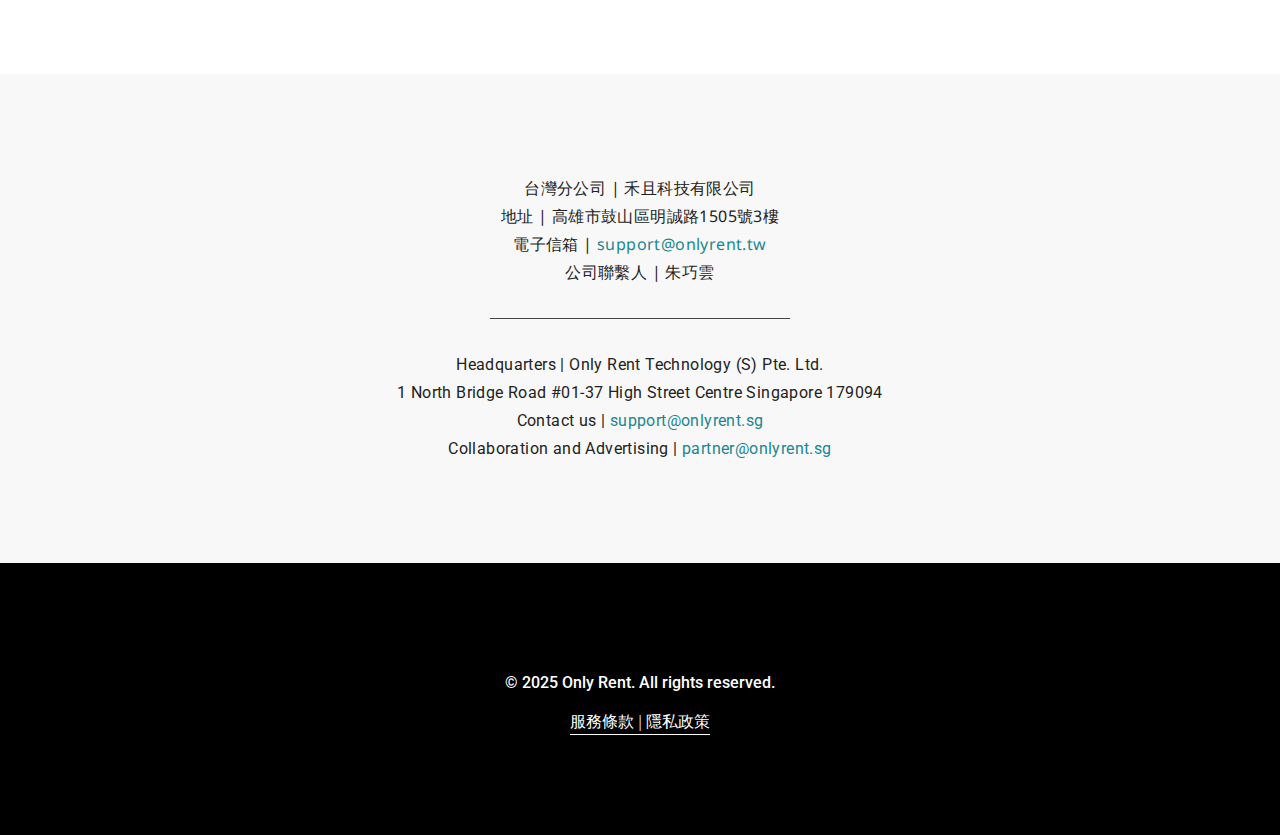
<file: onlyrent-zh/index.html>
<!DOCTYPE html>
<html lang="zh">
<head>
  <meta charset="UTF-8">
  <meta name="viewport" content="width=device-width, initial-scale=1.0">
  <title>Only Rent - Your Value, Your Way</title>
  <!-- Google Fonts: Roboto (英文), Noto Sans (中文) -->
  <link href="https://fonts.googleapis.com/css?family=Roboto:400,700,900&display=swap" rel="stylesheet">
  <link href="https://fonts.googleapis.com/css2?family=Noto+Sans:400,700,900&display=swap" rel="stylesheet">
  <link rel="stylesheet" href="style.css">
</head>
<body>
  <div class="main">
    <!-- 主視覺區塊 -->
    <section class="hero-section">
      <div class="hero-content">
        <div class="hero-left">
          <div class="language-selector">
              <button id="lang-zh" disabled class="inactive-lang">中文</button>
              <button id="lang-en" onclick="window.location.href='../onlyrent-en/index.html'" class="active">English</button>
          </div>
          <div class="text-group">
              <div class="title zh-font">Download</div>
              <div class="subtitle" data-i18n="subtitle1"><span class="title-bold">Only Rent</span> App</div>
              <div class="subtitle-italic" data-i18n="subtitle2">每一種才華 都值得被看見 !</div>
          </div>
        </div>
        <div class="hero-right">
          <div class="image-column">
            <img class="mockup-image" src="images/only rent 1.webp" alt="Only Rent App Screenshot" />
            <div class="carousel-dots">
              <div class="dot active"></div>
              <div class="dot"></div>
              <div class="dot"></div>
              <div class="dot"></div>
              <div class="dot"></div>
              <div class="dot"></div>
              <div class="dot"></div>
              <div class="dot"></div>
              <div class="dot"></div>
              <div class="dot"></div>
            </div>
          </div>
        </div>
      </div>
    </section>

    <!-- 公司介紹區塊 -->
    <section class="about-section">
      <img class="logo" src="images/only rent logo.webp" alt="Only Rent Logo"/>
      <div class="about-title zh-font" data-i18n="aboutTitle">Only Rent 不只是個 App，更是一種態度<br>你的價值不被定義，而是由你自己決定</div>
      <div class="about-desc zh-font" data-i18n="aboutDesc">我們是 Only Rent，一家來自新加坡的公司，創立於一個簡單卻有力量的信念 — <span class="highlight">你的價值，由你決定</span>。<br>
        在這個世界，太多人被工作定義，被市場標籤限制，被學歷或履歷決定價值。但我們相信，每一個人都有屬於自己的能力和獨特之處，都值得被看見、被選擇、被尊重。Only Rent 就是為了這樣的人而誕生：一個真正屬於人的服務平台。<br><br>
        在 Only Rent，你可以自由發布你擅長的服務，無論是美甲、攝影、烘焙、居家清潔、才藝教學，還是任何一項技能。你可以自己設定價格、服務方式和時間，成為自己的老闆。同時，客戶也可以發布需求，讓服務者主動搶單，建立更有溫度、更直接的連結。<br><br>
        我們從東南亞出發，把台灣作為第一站，因為我們看見這裡有最多願意打破框架、敢於嘗試、渴望自由的年輕人。Only Rent 要打造一個新型態的工作生態，讓「自由職業」真正成為一種自由、一個選擇、一種生活方式。</div>
    </section>

    <!-- 聯絡資訊 -->
    <section class="contact-section">
      <div class="contact-content">
        <div class="contact-block">
          <div class="contact-text zh-font" data-i18n="contactTW1">台灣分公司 | 禾且科技有限公司</div>
          <div class="contact-text zh-font" data-i18n="contactTW2">地址 | 高雄市鼓山區明誠路1505號3樓</div>
          <div class="contact-text zh-font" data-i18n="contactTW3">電子信箱 | <span class="contact-email">support@onlyrent.tw</span></div>
          <div class="contact-text zh-font" data-i18n="contactTW4">公司聯繫人 | 朱巧雲</div>
        </div>
        <div class="contact-line"></div>
        <div class="contact-block">
          <div class="contact-text en-font" data-i18n="contactSG1">Headquarters | Only Rent Technology (S) Pte. Ltd.</div>
          <div class="contact-text en-font" data-i18n="contactSG2">1 North Bridge Road #01-37 High Street Centre Singapore 179094</div>
          <div class="contact-text en-font" data-i18n="contactSG3">Contact us | <span class="contact-email">support@onlyrent.sg</span></div>
          <div class="contact-text en-font" data-i18n="contactSG4">Collaboration and Advertising | <span class="contact-email">partner@onlyrent.sg</span></div>
        </div>
      </div>
    </section>

    <!-- footer -->
    <footer class="footer">
      <div class="footer-text en-font" data-i18n="copyright">© 2025 Only Rent. All rights reserved.</div>
      <div class="footer-text-group">
        <span class="footer-link" id="footer-toggle" data-i18n="footerToggle">服務條款 | 隱私政策</span>
      </div>
      <div class="footer-expand" id="footer-content">
        <div class="footer-expand-inner">
          <div class="footer-expand-text">我Only Rent 服務條款（Terms and Conditions）<br><br>
生效日期：2025年5月15日<br><br>
歡迎使用 Only Rent（以下簡稱「本平台」）。本平台由 Only Rent Technology （S） Pte. Ltd.（註冊地：新加坡） 所經營，為服務媒合平台，讓用戶自由發佈或接取各類人力服務。使用本平台即表示您同意以下條款與條件。<br><br>

1. 使用資格<br>
• 使用本平台者須年滿 18歲，並具有完全法律行為能力。未滿18歲者，請勿註冊或使用本服務。<br>
• 平台保留要求用戶完成身分認證（如手機驗證、政府核發身分證明上傳）的權利。未完成者將無法使用部分或全部功能。<br><br>

2. 平台服務說明<br>
• 本平台僅提供一個供「服務提供者」與「服務需求者」發佈、搜尋與交易服務的技術平台，不參與雙方實際履約內容。<br>
• 平台所提供之資訊、媒合功能與交易紀錄，僅為協助雙方溝通與建立合作，不構成任何承諾、擔保或代理行為。<br><br>

3. 禁止事項與內容規範<br>
用戶在使用本平台時，嚴禁從事以下行為：<br>
• 發佈或提供任何違法、暴力、詐騙、色情、賭博、毒品、人口販運等服務<br>
• 涉及多層次傳銷（MLM）、非法貸款、虛擬貨幣詐騙等金融詐騙類服務<br>
• 上傳他人未經授權的照片、資料、侵權內容<br>
• 發佈具誤導性、歧視性、侮辱性或侵害第三人權益之內容<br>
• 冒用他人身分、散播垃圾訊息、干擾平台運作<br>
平台有權在未事先通知情況下，刪除任何違規內容、封鎖帳號或限制功能使用，並視情況依法舉報。<br><br>

4. 智慧財產權<br>
Only Rent 所提供之所有內容，包括但不限於圖像、商標、程式碼、平台架構與文字，皆屬本公司或合法授權人所有。未經書面同意，不得複製、散布、編輯或用於商業用途。<br><br>

5. 使用者內容（UGC）管理<br>
• 用戶所發佈之所有內容（文字、圖片、影片等）須保證具合法性與真實性，並願意授權平台於行銷或用戶瀏覽時公開顯示。<br>
• 平台保留審核、下架或刪除違反本條款之內容的權利，並可封鎖相關帳號以維護平台秩序。<br><br>

6. 付款與退款政策<br>
• 所有金流將由第三方台灣「TapPay」支付業者處理，平台不儲存用戶之信用卡或支付資訊。<br>
• 服務需求方付款後如有爭議，應於交易完成後 24 小時內提出申訴。平台將基於雙方資料進行初步判斷，協助退款處理，但不承諾最終結果。<br>
• 平台有權收取一定比例之平台手續費，相關費用標準將公告於平台。<br><br>

7. 隱私與資料安全<br>
• 用戶提供的個人資料將依據《隱私政策》妥善儲存、加密與使用，平台亦會實施嚴格內部權限控管機制。<br>
• 若您刪除帳號，平台將於合理必要期間內刪除或匿名化所有資料。<br><br>

8. 責任限制與風險揭露<br>
• 平台不對任何服務內容、品質、履約或成效提供明示或默示之保證。<br>
• 用戶應自行評估風險並承擔所有與交易相關之後果。<br>
• 平台對因系統故障、外部攻擊、合作廠商問題等導致的損失不負賠償責任。<br><br>

9. 條款修改與通知<br>
本平台保留隨時修改本服務條款與隱私政策的權利，修改後將以公告或 App 內通知形式通知用戶。您繼續使用本服務即視為同意新條款。<br><br>

10. 法律適用與爭議解決<br>
本條款依據新加坡法律解釋與執行。若有爭議，原則上提交新加坡法院。若用戶位於台灣，平台有權選擇由台灣地方法院管轄。<br><br>

Only Rent 隱私政策（Terms and Conditions ｜ Privacy Policy ）<br><br>

1. 資料蒐集類型<br>
我們可能會蒐集以下類型資料：<br>
• 註冊資料：姓名、性別、手機、電子郵件、身份證號（或居留證號）<br>
• 交易與使用行為：服務內容、歷史紀錄、裝置資訊、IP 位址<br>
• 金流資料：付款紀錄、退款記錄（由第三方支付商處理）<br><br>

2. 資料使用目的<br>
• 核對身份與安全驗證<br>
• 提供與改善平台功能與用戶體驗<br>
• 用戶申訴處理、交易紀錄查核、法律義務配合<br>
• 發送重要系統通知、行銷資訊（用戶可選擇取消訂閱）<br><br>

3. 第三方資料分享聲明<br>
我們可能在以下情況分享用戶資料：<br>
• 與支付業者、身分驗證機構等合作夥伴為提供交易服務<br>
• 與法律或行政機關依合法程序要求時<br>
• 與經授權之客服、審查團隊為提供合規服務<br>
我們不會將用戶資料出售或租賃予任何商業用途之第三方。<br><br>

4. 跨境傳輸聲明<br>
您所提供之資料可能會被儲存或處理於新加坡、台灣、或其他資料保護標準相當的國家。我們將以 SSL 加密、權限控管等方式，確保資料安全。<br><br>

5. 用戶權利<br>
您可隨時行使以下權利：<br>
• 查詢或請求閱覽您的資料<br>
• 請求更正或刪除資料<br>
• 撤回同意行銷或資料使用<br>
• 停用帳號並刪除所有關聯資料（部分交易紀錄需依法保留）<br>
如需行使上述權利，請聯絡我們：&nbsp;<span class=\"footer-email\">support@onlyrent.sg</span><br><br>

6. 資料保留期限<br>
除非法令另有規定，我們將於帳號關閉或停用後 6 個月內刪除或匿名化資料，但法律要求保存之項目（如交易記錄）將依法保留至少 5 年。<br><br>

7. 隱私政策修改<br>
Only Rent 保留隨時更新本政策之權利。所有修訂將公告於平台，重大變更將透過電子郵件或應用程式通知。請您定期查閱最新版本。<br></div>
          <div class="footer-link" id="footer-close" data-i18n="footerClose">收合</div>
        </div>
      </div>
    </footer>
  </div>

  <script src="script.js"></script>
</body>
</html>
</file>
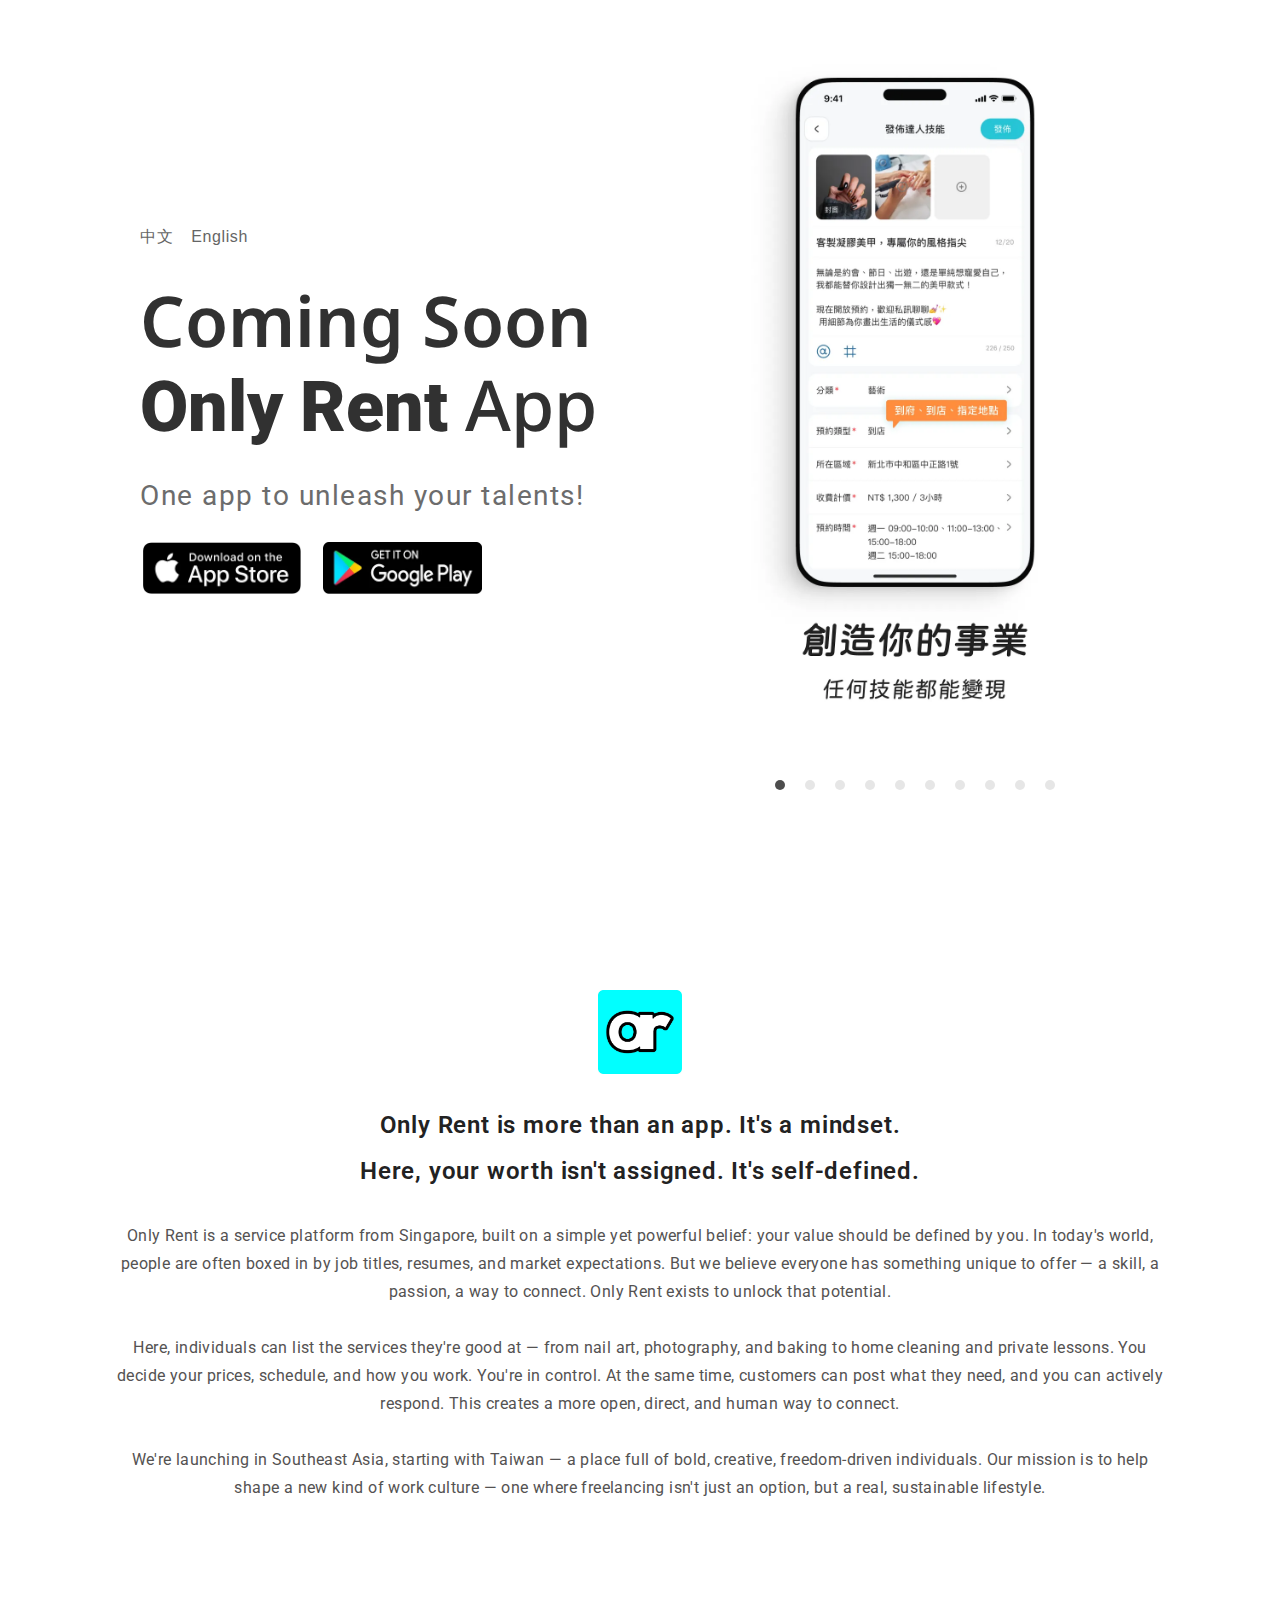
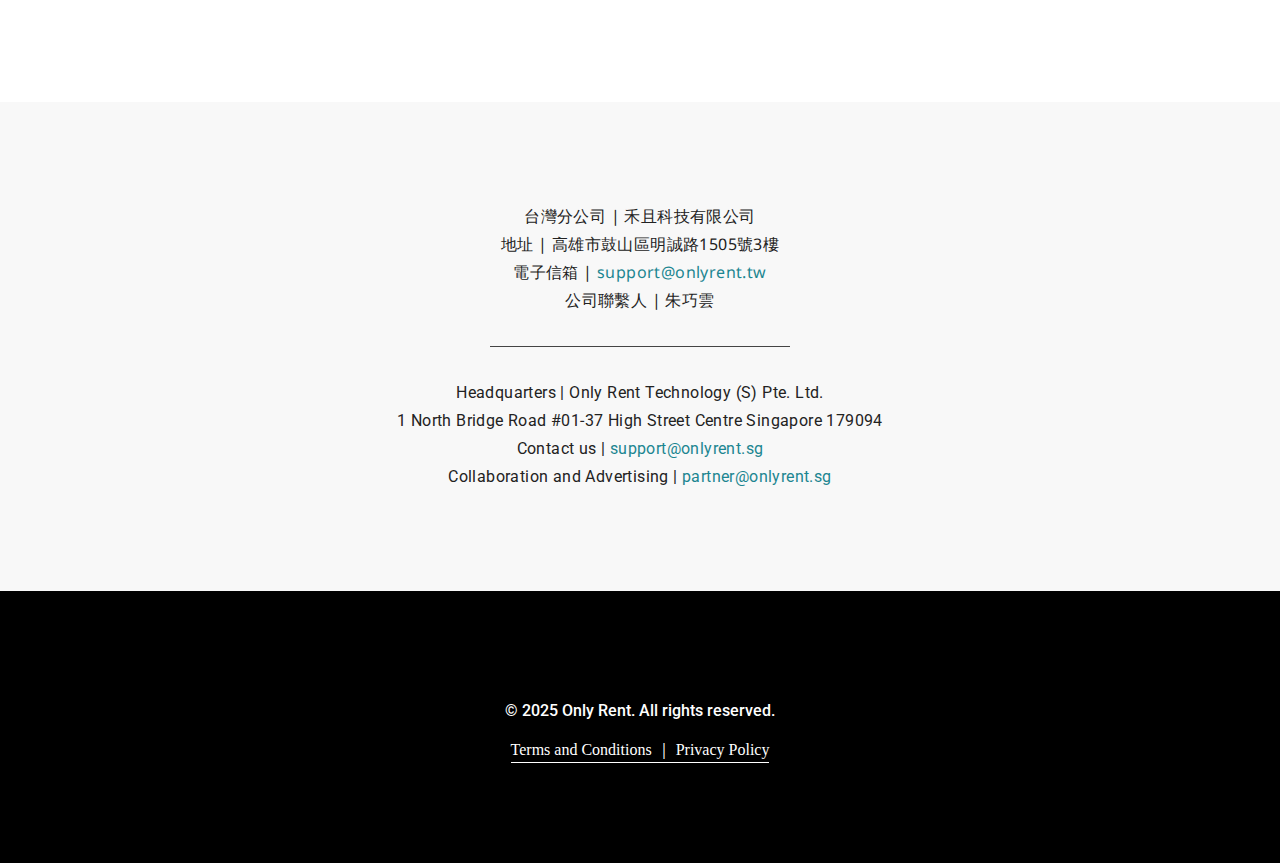
<file: index-en.html>
<!DOCTYPE html>
<html lang="en">
<head>
  <meta charset="UTF-8">
  <meta name="viewport" content="width=device-width, initial-scale=1.0">
  <title>Only Rent - Your Value, Your Way</title>
  <!-- Google Fonts: Roboto (英文), Noto Sans (中文) -->
  <link href="https://fonts.googleapis.com/css?family=Roboto:400,700,900&display=swap" rel="stylesheet">
  <link href="https://fonts.googleapis.com/css2?family=Noto+Sans:400,700,900&display=swap" rel="stylesheet">
  <link rel="stylesheet" href="../style.css">
</head>
<body>
  <div class="main">
    <!-- 主視覺區塊 -->
    <section class="hero-section">
      <div class="hero-content">
        <div class="hero-left">
          <div class="language-selector">
              <button id="lang-zh" onclick="window.location.href='../zh/index.html'">中文</button>
              <button id="lang-en" onclick="window.location.href='index.html'" class="active">English</button>
          </div>
          <div class="text-group">
              <div class="title en-font">Coming Soon</div>
              <div class="subtitle en-font"><span class="title-bold">Only Rent</span> <span class="zh-font">App</span></div>
              <div class="subtitle-italic en-font">One app to unleash your talents!</div>
          </div>
          <div class="app-store-buttons">
              <a href="https://apps.apple.com/app/onlyrent/id1234567890" target="_blank">
                <img src="../images/app-store.webp" alt="Download on App Store">
              </a>
              <a href="https://play.google.com/store/apps/details?id=com.onlyrent.app" target="_blank">
                <img src="../images/google-play.webp" alt="Get it on Google Play">
              </a>
          </div>
        </div>
        <div class="hero-right">
          <div class="image-column">
            <img class="mockup-image" src="../images/only rent 1.webp" alt="Only Rent App Screenshot" />
            <div class="carousel-dots">
              <div class="dot active"></div>
              <div class="dot"></div>
              <div class="dot"></div>
              <div class="dot"></div>
              <div class="dot"></div>
              <div class="dot"></div>
              <div class="dot"></div>
              <div class="dot"></div>
              <div class="dot"></div>
              <div class="dot"></div>
            </div>
          </div>
        </div>
      </div>
    </section>

    <!-- 公司介紹區塊 -->
    <section class="about-section">
      <img class="logo" src="../images/only rent logo.webp" alt="Only Rent Logo"/>
      <div class="about-title en-font">Only Rent is more than an app. It's a mindset.<br>Here, your worth isn't assigned. It's self-defined.</div>
      <div class="about-desc en-font">Only Rent is a service platform from Singapore, built on a simple yet powerful belief: your value should be defined by you.
In today's world, people are often boxed in by job titles, resumes, and market expectations. But we believe everyone has something unique to offer — a skill, a passion, a way to connect. Only Rent exists to unlock that potential.<br><br>Here, individuals can list the services they're good at — from nail art, photography, and baking to home cleaning and private lessons. You decide your prices, schedule, and how you work. You're in control. At the same time, customers can post what they need, and you can actively respond. This creates a more open, direct, and human way to connect.<br><br>We're launching in Southeast Asia, starting with Taiwan — a place full of bold, creative, freedom-driven individuals. Our mission is to help shape a new kind of work culture — one where freelancing isn't just an option, but a real, sustainable lifestyle.</div>
    </section>

    <!-- 聯絡資訊 -->
    <section class="contact-section">
      <div class="contact-content">
        <div class="contact-block">
          <div class="contact-text zh-font">台灣分公司 | 禾且科技有限公司</div>
          <div class="contact-text zh-font">地址 | 高雄市鼓山區明誠路1505號3樓</div>
          <div class="contact-text zh-font">電子信箱 | <span class="contact-email">support@onlyrent.tw</span></div>
          <div class="contact-text zh-font">公司聯繫人 | 朱巧雲</div>
        </div>
        <div class="contact-line"></div>
        <div class="contact-block">
          <div class="contact-text en-font">Headquarters | Only Rent Technology (S) Pte. Ltd.</div>
          <div class="contact-text en-font">1 North Bridge Road #01-37 High Street Centre Singapore 179094</div>
          <div class="contact-text en-font">Contact us | <span class="contact-email">support@onlyrent.sg</span></div>
          <div class="contact-text en-font">Collaboration and Advertising | <span class="contact-email">partner@onlyrent.sg</span></div>
        </div>
      </div>
    </section>

    <!-- footer -->
    <footer class="footer">
      <div class="footer-text en-font">© 2025 Only Rent. All rights reserved.</div>
      <div class="footer-text-group">
        <span class="footer-link" id="footer-toggle">Terms and Conditions ｜ Privacy Policy </span>
      </div>
      <div class="footer-expand" id="footer-content">
        <div class="footer-expand-inner">
          <div class="footer-expand-text"><span>Only Rent Terms and Conditions</span><br>
<span>Effective Date: May 15, 2025</span><br><br>

Welcome to Only Rent (hereinafter referred to as "the Platform"). The Platform is operated by Only Rent Technology (S) Pte. Ltd., registered in Singapore, and serves as a service-matching platform allowing users to freely post or accept various human services. By using the Platform, you agree to the following terms and conditions.<br><br>

<span>1. Eligibility</span><br>
• Users must be at least 18 years old and possess full legal capacity. Individuals under 18 should not register or use the services.<br>
• The Platform reserves the right to require users to complete identity verification (e.g., mobile verification, uploading government-issued identification). Failure to complete verification may result in limited or restricted access to certain features.<br><br>

<span>2. Platform Services</span><br>
• The Platform solely provides a technical platform for "service providers" and "service seekers" to post, search, and transact services. It does not participate in the actual fulfillment of services between parties.<br>
• Information, matching functions, and transaction records provided by the Platform are intended to assist communication and collaboration between parties and do not constitute any commitment, guarantee, or agency relationship.<br><br>

<span>3. Prohibited Activities and Content Guidelines</span><br>
Users are strictly prohibited from engaging in the following activities on the Platform:<br>
• Posting or offering services that are illegal, violent, fraudulent, pornographic, related to gambling, drugs, or human trafficking.<br>
• Engaging in multi-level marketing (MLM), illegal lending, cryptocurrency scams, or other financial fraud services.<br>
• Uploading unauthorized photos, data, or infringing content.<br>
• Posting misleading, discriminatory, insulting, or content that infringes upon third-party rights.<br>
• Impersonating others, spreading spam, or interfering with Platform operations.<br>
The Platform reserves the right to delete any violating content, block accounts, or restrict feature usage without prior notice and may report violations to authorities as necessary.<br><br>

<span>4. Intellectual Property Rights</span><br>
All content provided by Only Rent, including but not limited to images, trademarks, code, platform structure, and text, is owned by the company or its authorized licensors. Unauthorized reproduction, distribution, editing, or commercial use is prohibited without written consent.<br><br>

<span>5. User-Generated Content (UGC) Management</span><br>
• Users must ensure that all posted content (text, images, videos, etc.) is legal and truthful and grant the Platform the right to display such content publicly for marketing or browsing purposes.<br>
• The Platform reserves the right to review, remove, or delete content that violates these terms and may block related accounts to maintain order.<br><br>

<span>6. Payment and Refund Policy</span><br>
• All financial transactions are processed by the third-party payment provider "TapPay" in Taiwan. The Platform does not store users' credit card or payment information.<br>
• If disputes arise after payment, service seekers must file a complaint within 24 hours of transaction completion. The Platform will make a preliminary judgment based on available information to assist in refund processing but does not guarantee outcomes.<br>
• The Platform reserves the right to charge a service fee, with applicable rates announced on the Platform.<br><br>

<span>7. Privacy and Data Security</span><br>
• Personal data provided by users will be securely stored, encrypted, and used in accordance with the Terms and Conditions ｜ Privacy Policy. The Platform implements strict internal access controls.<br>
• Upon account deletion, the Platform will delete or anonymize all data within a reasonable period unless retention is legally required.<br><br>

<span>8. Limitation of Liability and Risk Disclosure</span><br>
• The Platform does not provide explicit or implicit guarantees regarding any service content, quality, fulfillment, or effectiveness.<br>
• Users are responsible for assessing risks and bearing all consequences related to transactions.<br>
• The Platform is not liable for losses resulting from system failures, external attacks, or issues with partner services.<br><br>

<span>9. Amendments and Notifications</span><br>
The Platform reserves the right to modify these Terms and the Terms and Conditions ｜ Privacy Policy at any time. Changes will be communicated via announcements or in-app notifications. Continued use of the services constitutes acceptance of the new terms.<br><br>

<span>10. Governing Law and Dispute Resolution</span><br>
These Terms are governed by the laws of Singapore. Disputes will primarily be submitted to Singapore courts. For users located in Taiwan, the Platform reserves the right to choose the jurisdiction of Taiwanese local courts.<br><br>

<span>Only Rent Terms and Conditions ｜ Privacy Policy</span><br><br>
<span>1. Data Collection Types</span><br>
We may collect the following types of data:<br>
• Registration Data: Name, gender, mobile number, email, identification number (or residence permit number).<br>
• Transaction and Usage Behavior: Service content, history records, device information, IP address.<br>
• Financial Data: Payment and refund records (processed by third-party payment providers).<br>
<br>
<span>2. Purpose of Data Use</span><br>
• Identity verification and security authentication.<br>
• Providing and improving platform functions and user experience.<br>
• Handling user complaints, transaction record audits, and legal compliance.<br>
• Sending important system notifications and marketing information (users may opt-out).<br>
<br>
<span>3. Third-Party Data Sharing Statement</span><br>
We may share user data under the following circumstances:<br>
• With payment providers, identity verification agencies, and other partners to facilitate transactions.<br>
• With legal or administrative authorities upon lawful request.<br>
• With authorized customer service and review teams to ensure compliance.<br>
We do not sell or rent user data to third parties for commercial purposes.<br>
<br>
<span>4. Cross-Border Data Transfer Statement</span><br>
Your data may be stored or processed in Singapore, Taiwan, or other countries with comparable data protection standards. We employ SSL encryption and access controls to ensure data security.<br>
<br>
<span>5. User Rights</span><br>
You may exercise the following rights at any time:<br>
• Inquire or request access to your data.<br>
• Request correction or deletion of data.<br>
• Withdraw consent for marketing or data usage.<br>
• Deactivate your account and delete all associated data (some transaction records may be retained as required by law).<br>
To exercise these rights, please contact us at: support@onlyrent.sg<br>
<br>
<span>6. Data Retention Period</span><br>
Unless otherwise required by law, we will delete or anonymize data within 6 months after account closure or deactivation. Legally mandated records (e.g., transaction records) will be retained for at least 5 years.<br>
<br>
<span>7. Terms and Conditions ｜ Privacy Policy Amendments</span><br>
Only Rent reserves the right to update this policy at any time. All revisions will be announced on the Platform, and significant changes will be communicated via email or in-app notifications. Please review the latest version regularly.<br></div>
          <div class="footer-link" id="footer-close">Hide</div>
        </div>
      </div>
    </footer>
  </div>

  <script src="../script.js"></script>
</body>
</html>
</file>
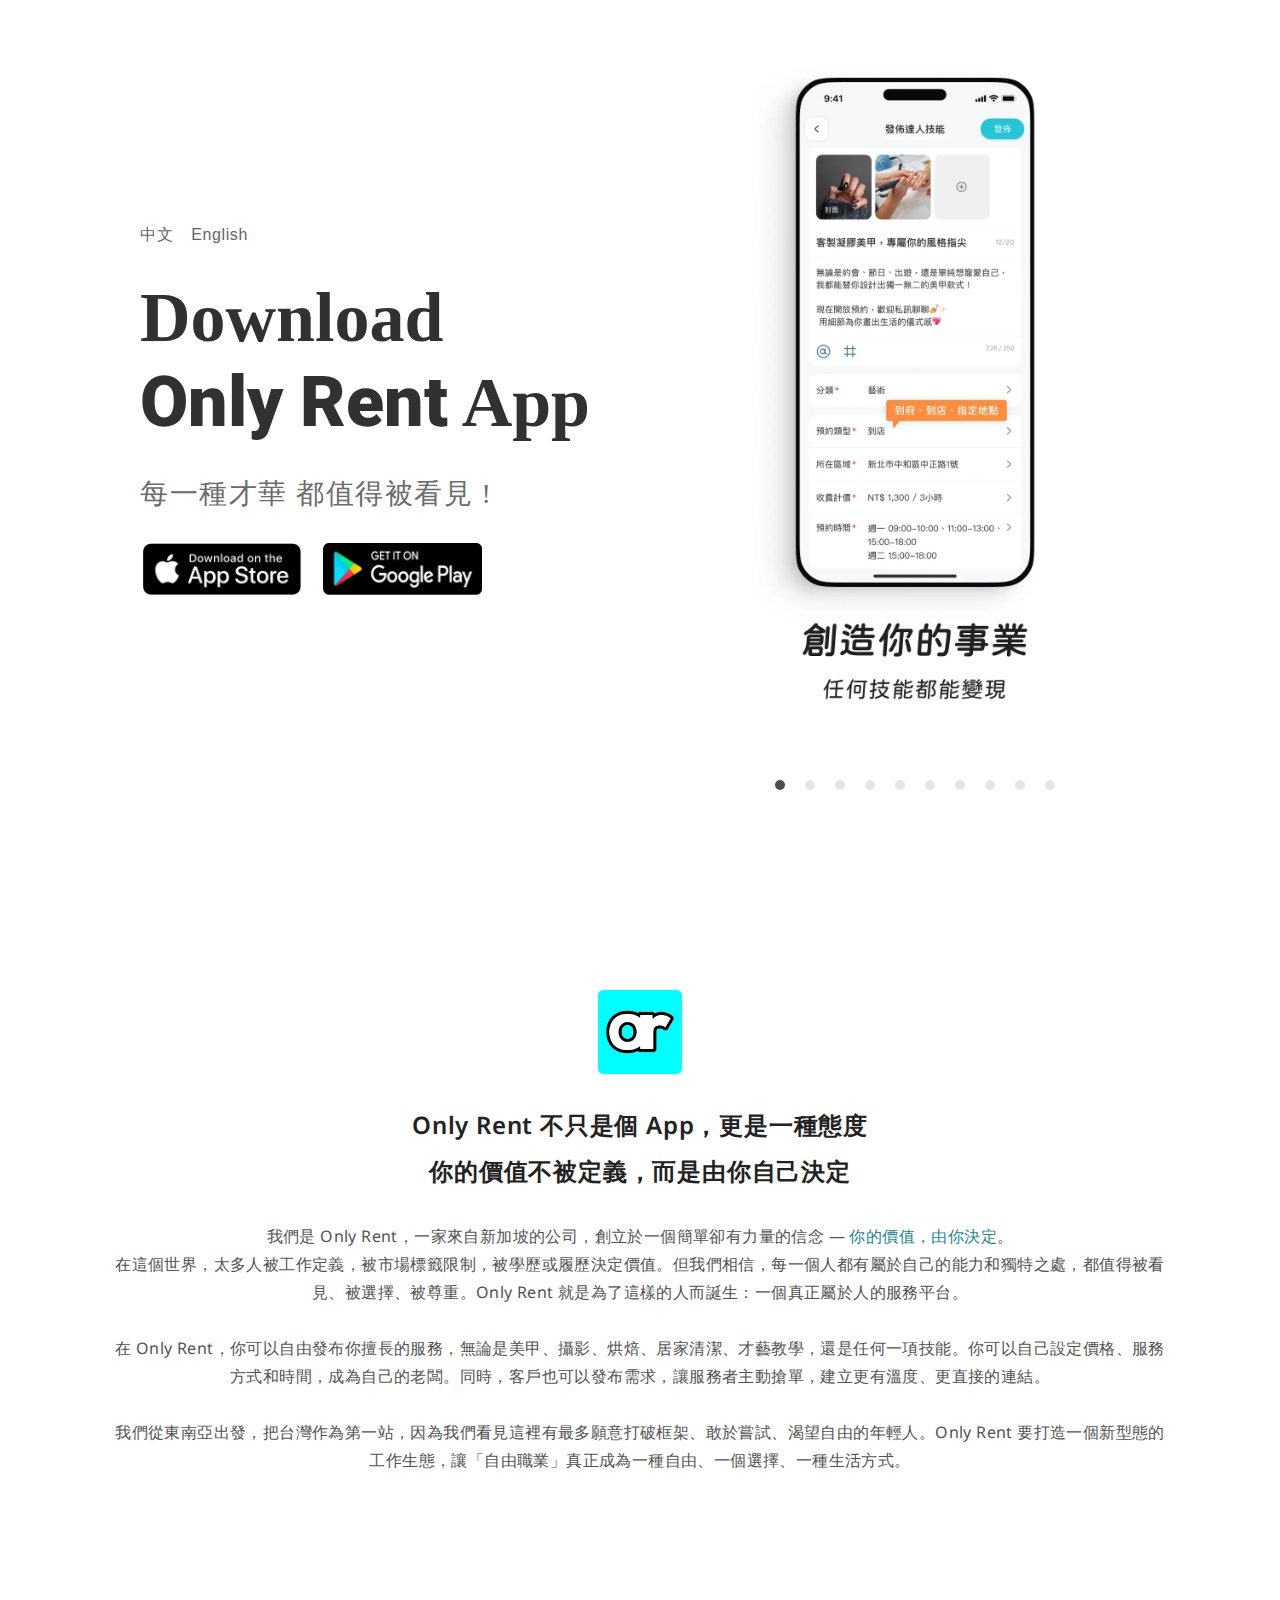
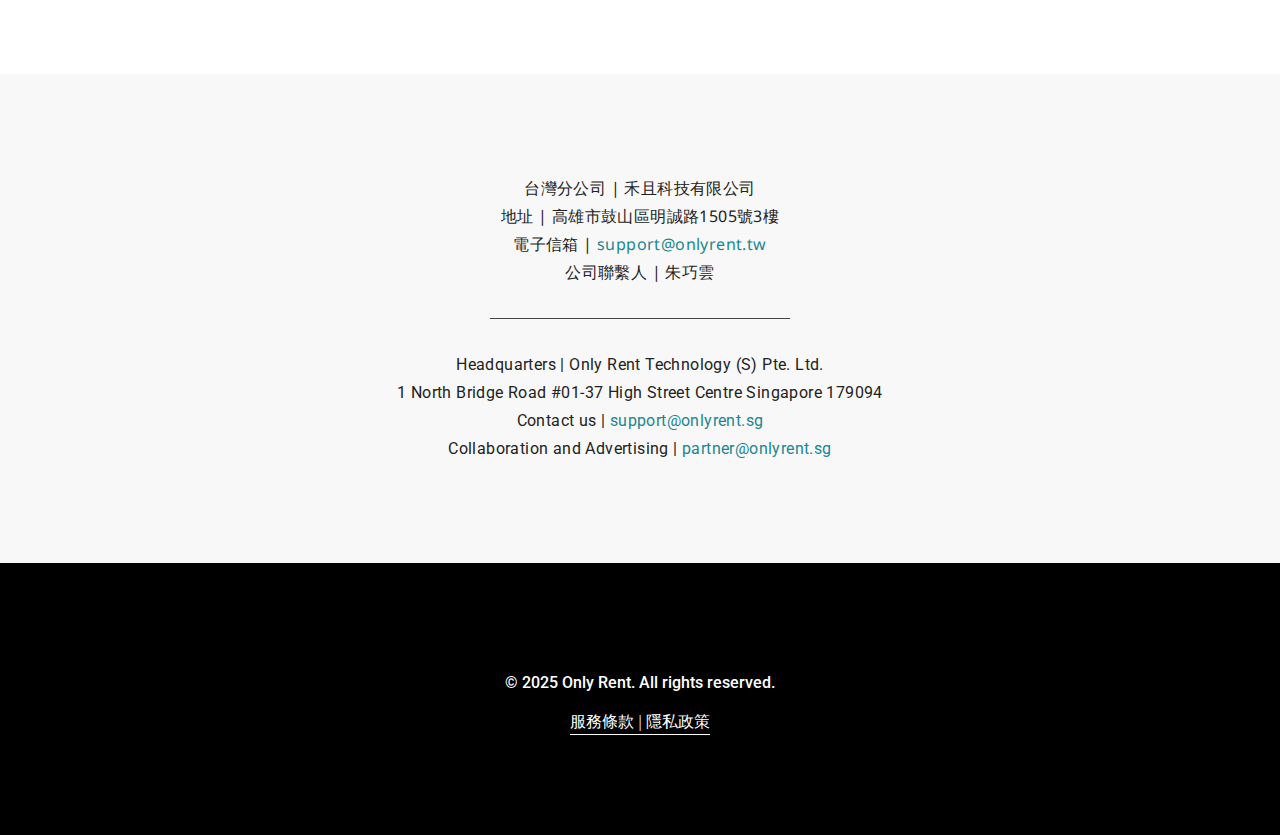
<file: index-zh.html>
<!DOCTYPE html>
<html lang="zh">
<head>
  <meta charset="UTF-8">
  <meta name="viewport" content="width=device-width, initial-scale=1.0">
  <title>Only Rent App</title>
  <!-- Google Fonts: Roboto (英文), Noto Sans (中文) -->
  <link href="https://fonts.googleapis.com/css?family=Roboto:400,700,900&display=swap" rel="stylesheet">
  <link href="https://fonts.googleapis.com/css2?family=Noto+Sans:400,700,900&display=swap" rel="stylesheet">
  <link rel="stylesheet" href="../style.css">
</head>
<body>
  <div class="main">
    <!-- 主視覺區塊 -->
    <section class="hero-section">
      <div class="hero-content">
        <div class="hero-left">
          <div class="language-selector">
              <button id="lang-zh" onclick="window.location.href='index.html'" class="active">中文</button>
              <button id="lang-en" onclick="window.location.href='../en/index.html'">English</button>
          </div>
          <div class="text-group">
              <div class="title" en-font">Download</div>
              <div class="subtitle" data-i18n="subtitle1"><span class="title-bold">Only Rent</span> App</div>
              <div class="subtitle-italic" data-i18n="subtitle2">每一種才華 都值得被看見 !</div>
          </div>
          <div class="app-store-buttons">
              <a href="https://apps.apple.com/" target="_blank">
                <img src="../images/app-store.webp" alt="App Store 下載">
              </a>
              <a href="https://play.google.com/store" target="_blank">
                <img src="../images/google-play.webp" alt="Google Play 下載">
              </a>
          </div>
        </div>
        <div class="hero-right">
          <div class="image-column">
            <img class="mockup-image" src="../images/only rent 1.webp" alt="Only Rent App Screenshot" />
            <div class="carousel-dots">
              <div class="dot active"></div>
              <div class="dot"></div>
              <div class="dot"></div>
              <div class="dot"></div>
              <div class="dot"></div>
              <div class="dot"></div>
              <div class="dot"></div>
              <div class="dot"></div>
              <div class="dot"></div>
              <div class="dot"></div>
            </div>
          </div>
        </div>
      </div>
    </section>

    <!-- 公司介紹區塊 -->
    <section class="about-section">
      <img class="logo" src="../images/only rent logo.webp" alt="Only Rent Logo"/>
      <div class="about-title zh-font" data-i18n="aboutTitle">Only Rent 不只是個 App，更是一種態度<br>你的價值不被定義，而是由你自己決定</div>
      <div class="about-desc zh-font" data-i18n="aboutDesc">我們是 Only Rent，一家來自新加坡的公司，創立於一個簡單卻有力量的信念 — <span class="highlight">你的價值，由你決定</span>。<br>
        在這個世界，太多人被工作定義，被市場標籤限制，被學歷或履歷決定價值。但我們相信，每一個人都有屬於自己的能力和獨特之處，都值得被看見、被選擇、被尊重。Only Rent 就是為了這樣的人而誕生：一個真正屬於人的服務平台。<br><br>
        在 Only Rent，你可以自由發布你擅長的服務，無論是美甲、攝影、烘焙、居家清潔、才藝教學，還是任何一項技能。你可以自己設定價格、服務方式和時間，成為自己的老闆。同時，客戶也可以發布需求，讓服務者主動搶單，建立更有溫度、更直接的連結。<br><br>
        我們從東南亞出發，把台灣作為第一站，因為我們看見這裡有最多願意打破框架、敢於嘗試、渴望自由的年輕人。Only Rent 要打造一個新型態的工作生態，讓「自由職業」真正成為一種自由、一個選擇、一種生活方式。</div>
    </section>

    <!-- 聯絡資訊 -->
    <section class="contact-section">
      <div class="contact-content">
        <div class="contact-block">
          <div class="contact-text zh-font" data-i18n="contactTW1">台灣分公司 | 禾且科技有限公司</div>
          <div class="contact-text zh-font" data-i18n="contactTW2">地址 | 高雄市鼓山區明誠路1505號3樓</div>
          <div class="contact-text zh-font" data-i18n="contactTW3">電子信箱 | <span class="contact-email">support@onlyrent.tw</span></div>
          <div class="contact-text zh-font" data-i18n="contactTW4">公司聯繫人 | 朱巧雲</div>
        </div>
        <div class="contact-line"></div>
        <div class="contact-block">
          <div class="contact-text en-font" data-i18n="contactSG1">Headquarters | Only Rent Technology (S) Pte. Ltd.</div>
          <div class="contact-text en-font" data-i18n="contactSG2">1 North Bridge Road #01-37 High Street Centre Singapore 179094</div>
          <div class="contact-text en-font" data-i18n="contactSG3">Contact us | <span class="contact-email">support@onlyrent.sg</span></div>
          <div class="contact-text en-font" data-i18n="contactSG4">Collaboration and Advertising | <span class="contact-email">partner@onlyrent.sg</span></div>
        </div>
      </div>
    </section>

    <!-- footer -->
    <footer class="footer">
      <div class="footer-text en-font" data-i18n="copyright">© 2025 Only Rent. All rights reserved.</div>
      <div class="footer-text-group">
        <span class="footer-link" id="footer-toggle" data-i18n="footerToggle">服務條款 | 隱私政策</span>
      </div>
      <div class="footer-expand" id="footer-content">
        <div class="footer-expand-inner">
          <div class="footer-expand-text">我Only Rent 服務條款（Terms and Conditions）<br><br>
生效日期：2025年5月15日<br><br>
歡迎使用 Only Rent（以下簡稱「本平台」）。本平台由 Only Rent Technology （S） Pte. Ltd.（註冊地：新加坡） 所經營，為服務媒合平台，讓用戶自由發佈或接取各類人力服務。使用本平台即表示您同意以下條款與條件。<br><br>

1. 使用資格<br>
• 使用本平台者須年滿 18歲，並具有完全法律行為能力。未滿18歲者，請勿註冊或使用本服務。<br>
• 平台保留要求用戶完成身分認證（如手機驗證、政府核發身分證明上傳）的權利。未完成者將無法使用部分或全部功能。<br><br>

2. 平台服務說明<br>
• 本平台僅提供一個供「服務提供者」與「服務需求者」發佈、搜尋與交易服務的技術平台，不參與雙方實際履約內容。<br>
• 平台所提供之資訊、媒合功能與交易紀錄，僅為協助雙方溝通與建立合作，不構成任何承諾、擔保或代理行為。<br><br>

3. 禁止事項與內容規範<br>
用戶在使用本平台時，嚴禁從事以下行為：<br>
• 發佈或提供任何違法、暴力、詐騙、色情、賭博、毒品、人口販運等服務<br>
• 涉及多層次傳銷（MLM）、非法貸款、虛擬貨幣詐騙等金融詐騙類服務<br>
• 上傳他人未經授權的照片、資料、侵權內容<br>
• 發佈具誤導性、歧視性、侮辱性或侵害第三人權益之內容<br>
• 冒用他人身分、散播垃圾訊息、干擾平台運作<br>
平台有權在未事先通知情況下，刪除任何違規內容、封鎖帳號或限制功能使用，並視情況依法舉報。<br><br>

4. 智慧財產權<br>
Only Rent 所提供之所有內容，包括但不限於圖像、商標、程式碼、平台架構與文字，皆屬本公司或合法授權人所有。未經書面同意，不得複製、散布、編輯或用於商業用途。<br><br>

5. 使用者內容（UGC）管理<br>
• 用戶所發佈之所有內容（文字、圖片、影片等）須保證具合法性與真實性，並願意授權平台於行銷或用戶瀏覽時公開顯示。<br>
• 平台保留審核、下架或刪除違反本條款之內容的權利，並可封鎖相關帳號以維護平台秩序。<br><br>

6. 付款與退款政策<br>
• 所有金流將由第三方台灣「TapPay」支付業者處理，平台不儲存用戶之信用卡或支付資訊。<br>
• 服務需求方付款後如有爭議，應於交易完成後 24 小時內提出申訴。平台將基於雙方資料進行初步判斷，協助退款處理，但不承諾最終結果。<br>
• 平台有權收取一定比例之平台手續費，相關費用標準將公告於平台。<br><br>

7. 隱私與資料安全<br>
• 用戶提供的個人資料將依據《隱私政策》妥善儲存、加密與使用，平台亦會實施嚴格內部權限控管機制。<br>
• 若您刪除帳號，平台將於合理必要期間內刪除或匿名化所有資料。<br><br>

8. 責任限制與風險揭露<br>
• 平台不對任何服務內容、品質、履約或成效提供明示或默示之保證。<br>
• 用戶應自行評估風險並承擔所有與交易相關之後果。<br>
• 平台對因系統故障、外部攻擊、合作廠商問題等導致的損失不負賠償責任。<br><br>

9. 條款修改與通知<br>
本平台保留隨時修改本服務條款與隱私政策的權利，修改後將以公告或 App 內通知形式通知用戶。您繼續使用本服務即視為同意新條款。<br><br>

10. 法律適用與爭議解決<br>
本條款依據新加坡法律解釋與執行。若有爭議，原則上提交新加坡法院。若用戶位於台灣，平台有權選擇由台灣地方法院管轄。<br><br>

Only Rent 隱私政策（Terms and Conditions ｜ Privacy Policy ）<br><br>

1. 資料蒐集類型<br>
我們可能會蒐集以下類型資料：<br>
• 註冊資料：姓名、性別、手機、電子郵件、身份證號（或居留證號）<br>
• 交易與使用行為：服務內容、歷史紀錄、裝置資訊、IP 位址<br>
• 金流資料：付款紀錄、退款記錄（由第三方支付商處理）<br><br>

2. 資料使用目的<br>
• 核對身份與安全驗證<br>
• 提供與改善平台功能與用戶體驗<br>
• 用戶申訴處理、交易紀錄查核、法律義務配合<br>
• 發送重要系統通知、行銷資訊（用戶可選擇取消訂閱）<br><br>

3. 第三方資料分享聲明<br>
我們可能在以下情況分享用戶資料：<br>
• 與支付業者、身分驗證機構等合作夥伴為提供交易服務<br>
• 與法律或行政機關依合法程序要求時<br>
• 與經授權之客服、審查團隊為提供合規服務<br>
我們不會將用戶資料出售或租賃予任何商業用途之第三方。<br><br>

4. 跨境傳輸聲明<br>
您所提供之資料可能會被儲存或處理於新加坡、台灣、或其他資料保護標準相當的國家。我們將以 SSL 加密、權限控管等方式，確保資料安全。<br><br>

5. 用戶權利<br>
您可隨時行使以下權利：<br>
• 查詢或請求閱覽您的資料<br>
• 請求更正或刪除資料<br>
• 撤回同意行銷或資料使用<br>
• 停用帳號並刪除所有關聯資料（部分交易紀錄需依法保留）<br>
如需行使上述權利，請聯絡我們：&nbsp;<span class=\"footer-email\">support@onlyrent.sg</span><br><br>

6. 資料保留期限<br>
除非法令另有規定，我們將於帳號關閉或停用後 6 個月內刪除或匿名化資料，但法律要求保存之項目（如交易記錄）將依法保留至少 5 年。<br><br>

7. 隱私政策修改<br>
Only Rent 保留隨時更新本政策之權利。所有修訂將公告於平台，重大變更將透過電子郵件或應用程式通知。請您定期查閱最新版本。<br></div>
          <div class="footer-link" id="footer-close" data-i18n="footerClose">收合</div>
        </div>
      </div>
    </footer>
  </div>

  <script src="../script.js"></script>
</body>
</html>
</file>
<file: style.css>
/* ===== 基礎設定 ===== */
body {
    background: #FFFFFF;
    min-height: 100vh;
    margin: 0;
    padding: 0;
    overflow-x: hidden;
}

/* ===== 主要容器 ===== */
.main {
    width: 100%;
    margin: 0 auto;
    padding-top: 30px;
    background: white;
    overflow: hidden;
    display: flex;
    flex-direction: column;
    align-items: center;
    gap: 0px;
    box-sizing: border-box;
}

/* ===== 主視覺區塊 ===== */
.hero-section {
    width: 100%;
    max-width: 1200px;
    margin: 0 auto;
    padding: 0 20px;
    box-sizing: border-box;
}

.hero-content {
    display: flex;
    justify-content: space-between;
    align-items: center;
    gap: 30px;
    max-width: 1000px;
    margin: 0 auto;
}

/* 左側區塊 */
.hero-left {
    flex: 0 1 500px;
    display: flex;
    flex-direction: column;
    gap: 30px;
    min-width: 0;
}

/* 語言選擇器 */
.language-selector {
    display: flex;
    gap: 8px;
}

.language-selector button {
    background: none;
    border: none;
    font-family: 'PingFang TC', sans-serif;
    font-size: 16px;
    font-weight: 500;
    line-height: 22px;
    letter-spacing: 0.6px;
    cursor: default;
    padding: 0;
    transition: color 0.3s, opacity 0.3s;
    margin-right: 10px;
    color: #656565;
    border-bottom: none;
}

.language-selector button.active {
    color: #656565;
    border-bottom: none;
    padding-bottom: 0;
    cursor: pointer;
}

.language-selector button.inactive-lang {
    color: black;
    cursor: default;
    border-bottom: 1px solid black;
    padding-bottom: 1px;
}

.language-selector button.active:hover {
    opacity: 0.8;
}

.language-selector button.inactive-lang:hover {
    opacity: 1;
}

/* 文字群組 */
.text-group .title {
    color: #313131;
    font-size: 70px;
    font-weight: 600;
    line-height: 84px;
}

.text-group .subtitle {
    color: #313131;
    font-size: 70px;
    font-weight: 600;
    line-height: 84px;
}

.text-group .title.en-font {
    font-family: 'Noto Sans', 'PingFang TC', 'Microsoft JhengHei', Arial, sans-serif; /* 設定英文標題的字體 */
}

.title-bold {
    font-family: 'Roboto', Arial, sans-serif;
    font-weight: 900;
}

.subtitle-thin {
    font-weight: 400; /* 設定 subtitle 中變細的文字字重 */
}

.zh-font {
    font-family: 'Noto Sans', 'PingFang TC', 'Microsoft JhengHei', Arial, sans-serif;
    font-weight: 500;
}

.en-font {
    font-family: 'Roboto', Arial, sans-serif;
    font-weight: 500;
}

.subtitle-italic {
    color: #6C6C6C;
    font-size: 28px;
    letter-spacing: 1.5px;
    font-weight: 400;
    margin-top: 30px;
}

/* App Store 按鈕 */
.app-store-buttons {
    display: flex;
    gap: 16px;
    align-items: center;
}

.app-store-buttons a {
    outline: none;
    border: none;
}

.app-store-buttons img {
    width: 164px;
    height: 52px;
    object-fit: contain;
    border: none;
    outline: none;
    box-shadow: none;
    display: block;
}

.app-store-buttons a:focus {
    outline: none;
}

/* 右側區塊 */
.hero-right {
    flex: 0 1 450px;
    display: flex;
    flex-direction: column;
    align-items: center;
    min-width: 0;
}

/* 輪播點 */
.carousel-dots {
    display: flex;
    gap: 20px;
    margin-top: 16px;
}

.dot {
    width: 10px;
    height: 10px;
    background: #E6E6E6;
    border-radius: 50%;
    cursor: pointer;
    transition: background 0.2s;
}

.dot.active {
    background: #4D4D4D;
}

/* 圖片區塊 */
.image-column {
    display: flex;
    flex-direction: column;
    justify-content: center;
    align-items: center;
    gap: 16px;
}

.mockup-image {
    width: 100%;
    max-width: 450px;
    height: auto;
    object-fit: cover;
    cursor: pointer;
    border: none;
    outline: none;
}

/* ===== 公司介紹區塊 ===== */
.about-section {
    width: 100%;
    max-width: 1200px;
    background: white;
    padding: 200px 20px;
    display: flex;
    flex-direction: column;
    align-items: center;
    gap: 28px;
    box-sizing: border-box;
}

.logo {
    width: 84px;
    height: 84px;
    object-fit: contain;
}

.about-title {
    color: #222;
    font-size: 24px;
    font-weight: 600;
    line-height: 46px;
    letter-spacing: 0.8px;
    text-align: center;
    width: 100%;
}

.about-desc {
    color: #545252;
    font-size: 16px;
    font-weight: 400;
    line-height: 28px;
    letter-spacing: 0.4px;
    width: 100%;
    max-width: 1100px;
    margin: 0 auto;
    text-align: center;
    padding: 0 20px;
    box-sizing: border-box;
}

.highlight {
    color: #1C8691;
}

/* ===== 聯絡區塊 ===== */
.contact-section {
    width: 100%;
    background: #F8F8F8;
}

.contact-content {
    width: 100%;
    max-width: 1200px;
    margin: 0 auto;
    padding: 100px 20px;
    display: flex;
    flex-direction: column;
    align-items: center;
    box-sizing: border-box;
}

.contact-block {
    display: flex;
    flex-direction: column;
    align-items: center;
}

.contact-text {
    color: #222;
    font-size: 16px;
    font-weight: 400;
    line-height: 28px;
    letter-spacing: 0.4px;
    text-align: center;
    width: 100%;
}

.contact-email {
    color: #1C8691;
}

.contact-line {
    width: 300px;
    height: 1px;
    background: #444;
    margin: 32px 0;
}

/* ===== Footer ===== */
.footer {
    width: 100%;
    background: black;
    padding: 100px 20px;
    display: flex;
    flex-direction: column;
    align-items: center;
    box-sizing: border-box;
}

.footer-text {
    color: #ffffff;
    margin-top: 10px;
}

.footer-link {
    color: #ffffff;
    cursor: pointer;
    /* text-decoration: underline; */
    /* text-underline-offset: 5px; */
    border-bottom: 1px solid #ffffff; 
    padding-bottom: 1px; 
    margin: 0 8px;
    transition: color 0.2s;
    margin-top: 20px;
}

.footer-link:hover {
    color: #1C8691;
    border-bottom: 1px solid #1C8691; 
}

.footer-text-group {
    display: flex;
    flex-direction: row;
    align-items: center;
    gap: 8px;
}

.footer-expand {
    display: none;
    margin-top: 12px;
    padding: 32px 24px;
    width: 100%;
    max-width: 1122px;
    color: #fff;
    font-size: 12px;
    font-family: 'PingFang TC', 'Noto Sans', Arial, sans-serif;
    line-height: 1.7;
    letter-spacing: 0.5px;
    box-sizing: border-box;
}

.footer-expand.active {
    display: block;
}

.footer-expand-inner {
    display: flex;
    flex-direction: column;
    align-items: center;
    gap: 40px;
}

.footer-expand-text {
    width: 100%;
    text-align: left;
    word-break: break-word;
}

.footer-email {
    color: #1C8691;
    font-size: 12px;
    font-family: 'PingFang TC', 'Noto Sans', Arial, sans-serif;
    font-weight: 400;
    line-height: 16.8px;
    letter-spacing: 0.48px;
    display: block;
    margin-top: 8px;
}

.footer-expand-close {
    text-align: center;
    color: #fff;
    font-size: 16px;
    font-family: 'PingFang TC', 'Noto Sans', Arial, sans-serif;
    font-weight: 500;
    /* text-decoration: underline; */
    /* text-underline-offset: 3px; */
    border-bottom: 1px solid #fff; /* 使用 border-bottom 替代底線 */
    padding-bottom: 3px; /* 控制底線與文字的距離 */
    line-height: 22.4px;
    letter-spacing: 0.64px;
    cursor: pointer;
    margin-top: 24px;
    transition: color 0.2s;
}

.footer-expand-close:hover {
    color: #1C8691;
    border-bottom: 1px solid #1C8691; /* Hover 時底線變色 */
}

/* ===== 響應式設計 ===== */
/* 平板 (768px - 1199px) */
@media screen and (max-width: 1199px) {
    .hero-content {
        flex-direction: column;
        gap: 30px;
        max-width: 100%;
    }

    .hero-left {
        flex: 1;
        width: 100%;
        align-items: center;
        text-align: center;
    }

    .hero-right {
        flex: 1;
        width: 400px;
    }

    .mockup-image {
        max-width: 400px;
    }

    .contact-content {
        padding: 100px 20px;
    }

    .footer-text,
    .footer-link,
    .footer-expand,
    .footer-expand-close {
        font-size: 14px;
    }

    .contact-text {
        font-size: 14px;
    }

    .about-desc.zh-font {
        font-size: 15px;
    }

    .about-title.zh-font {
        font-size: 20px;
        line-height: 36px;
        letter-spacing: 0.3px;
    }

    .text-group .title,
    .text-group .subtitle {
        font-size: 50px;
        line-height: 60px;
    }

    .subtitle-italic {
        font-size: 20px;
    }

    .app-store-buttons img {
        width: 140px;
        height: auto;
    }

    .about-section {
        padding: 150px 20px 100px 20px;
    }
}

/* 手機 (320px - 767px) */
@media screen and (max-width: 767px) {
    .main {
        padding-top: 30px;
    }

    .hero-section {
        padding: 0 15px;
    }

    .hero-right {
        width: 350px;
    }

    .carousel-dots {
        gap: 12px;
        margin-top: 12px;
    }

    .dot {
        width: 6px;
        height: 6px;
    }

    .app-store-buttons {
        flex-direction: row;
        gap: 10px;
    }

    .app-store-buttons img {
        width: 120px;
        height: auto;
    }

    .contact-content {
        padding: 60px 15px;
    }

    .about-desc {
        padding: 0 15px;
    }

    .footer {
        padding: 60px 15px;
    }

    .about-title.zh-font {
        font-size: 18px;
        line-height: 32px;
        letter-spacing: 0.2px;
    }

    .language-selector button {
        font-size: 15px;
    }

    .text-group .title,
    .text-group .subtitle {
        font-size: 40px;
        line-height: 56px;
    }

    .subtitle-italic {
        font-size: 18px;
        margin-top: 18px;
    }

    .mockup-image {
        max-width: 380px;
    }
}
</file>
<file: en/style.css>
/* ===== 基礎設定 ===== */
body {
    background: #FFFFFF;
    min-height: 100vh;
    margin: 0;
    padding: 0;
    overflow-x: hidden;
}

/* ===== 主要容器 ===== */
.main {
    width: 100%;
    margin: 0 auto;
    padding-top: 30px;
    background: white;
    overflow: hidden;
    display: flex;
    flex-direction: column;
    align-items: center;
    gap: 0px;
    box-sizing: border-box;
}

/* ===== 主視覺區塊 ===== */
.hero-section {
    width: 100%;
    max-width: 1200px;
    margin: 0 auto;
    padding: 0 20px;
    box-sizing: border-box;
}

.hero-content {
    display: flex;
    justify-content: space-between;
    align-items: center;
    gap: 30px;
    max-width: 1000px;
    margin: 0 auto;
}

/* 左側區塊 */
.hero-left {
    flex: 0 1 500px;
    display: flex;
    flex-direction: column;
    gap: 30px;
    min-width: 0;
}

/* 語言選擇器 */
.language-selector {
    display: flex;
    gap: 8px;
}

.language-selector button {
    background: none;
    border: none;
    font-family: 'PingFang TC', sans-serif;
    font-size: 16px;
    font-weight: 500;
    line-height: 22px;
    letter-spacing: 0.6px;
    cursor: default; /* Default cursor for inactive state */
    padding: 0;
    transition: color 0.3s, opacity 0.3s;
    margin-right: 10px;
    color: #656565; /* Default color for inactive state */
    border-bottom: none; /* Ensure no default underline */
}

/* .active (Non-current language/clickable) */
.language-selector button.active {
    color: #656565; /* Non-current language button color (Grey) */
    border-bottom: none; /* No underline for non-current language */
    padding-bottom: 0; /* No padding for underline */
    cursor: pointer; /* Ensure clickable cursor */
}

/* .inactive-lang (Current language/not clickable) */
.language-selector button.inactive-lang {
    color: black; /* Current language button color (Black) */
    cursor: default; /* Ensure non-clickable cursor */
    border-bottom: 1px solid black; /* Add underline for current language */
    padding-bottom: 1px; /* Adjust underline distance */
}

/* Apply hover only to active buttons (Non-current language) */
.language-selector button.active:hover {
    opacity: 0.8;
}

/* Ensure inactive buttons have no hover effect */
.language-selector button.inactive-lang:hover {
    opacity: 1; /* Reset opacity on hover */
}

/* 文字群組 */
.text-group .title {
    color: #313131;
    font-size: 70px;
    font-weight: 600;
    line-height: 84px;
}

.text-group .subtitle {
    color: #313131;
    font-size: 70px;
    font-weight: 600;
    line-height: 84px;
}

.text-group .title.en-font {
    font-family: 'Noto Sans', 'PingFang TC', 'Microsoft JhengHei', Arial, sans-serif; /* 設定英文標題的字體 */
}

.title-bold {
    font-family: 'Roboto', Arial, sans-serif;
    font-weight: 900;
}

.subtitle-thin {
    font-weight: 400; /* 設定 subtitle 中變細的文字字重 */
}

.zh-font {
    font-family: 'Noto Sans', 'PingFang TC', 'Microsoft JhengHei', Arial, sans-serif;
    font-weight: 500;
}

.en-font {
    font-family: 'Roboto', Arial, sans-serif;
    font-weight: 500;
}

.subtitle-italic {
    color: #6C6C6C;
    font-size: 28px;
    letter-spacing: 1.5px;
    font-weight: 400;
    margin-top: 30px;
}

/* App Store 按鈕 */
.app-store-buttons {
    display: flex;
    gap: 16px;
    align-items: center;
}

.app-store-buttons a {
    outline: none;
    border: none;
}

.app-store-buttons img {
    width: 164px;
    height: 52px;
    object-fit: contain;
    border: none;
    outline: none;
    box-shadow: none;
    display: block;
}

.app-store-buttons a:focus {
    outline: none;
}

/* 右側區塊 */
.hero-right {
    flex: 0 1 450px;
    display: flex;
    flex-direction: column;
    align-items: center;
    min-width: 0;
}

/* 輪播點 */
.carousel-dots {
    display: flex;
    gap: 20px;
    margin-top: 16px;
}

.dot {
    width: 10px;
    height: 10px;
    background: #E6E6E6;
    border-radius: 50%;
    cursor: pointer;
    transition: background 0.2s;
}

.dot.active {
    background: #4D4D4D;
}

/* 圖片區塊 */
.image-column {
    display: flex;
    flex-direction: column;
    justify-content: center;
    align-items: center;
    gap: 16px;
}

.mockup-image {
    width: 100%;
    max-width: 450px;
    height: auto;
    object-fit: cover;
    cursor: pointer;
    border: none;
    outline: none;
}

/* ===== 公司介紹區塊 ===== */
.about-section {
    width: 100%;
    max-width: 1200px;
    background: white;
    padding: 200px 20px;
    display: flex;
    flex-direction: column;
    align-items: center;
    gap: 28px;
    box-sizing: border-box;
}

.logo {
    width: 84px;
    height: 84px;
    object-fit: contain;
}

.about-title {
    color: #222;
    font-size: 24px;
    font-weight: 600;
    line-height: 46px;
    letter-spacing: 0.8px;
    text-align: center;
    width: 100%;
}

.about-desc {
    color: #545252;
    font-size: 16px;
    font-weight: 400;
    line-height: 28px;
    letter-spacing: 0.4px;
    width: 100%;
    max-width: 1100px;
    margin: 0 auto;
    text-align: center;
    padding: 0 20px;
    box-sizing: border-box;
}

.highlight {
    color: #1C8691;
}

/* ===== 聯絡區塊 ===== */
.contact-section {
    width: 100%;
    background: #F8F8F8;
}

.contact-content {
    width: 100%;
    max-width: 1200px;
    margin: 0 auto;
    padding: 100px 20px;
    display: flex;
    flex-direction: column;
    align-items: center;
    box-sizing: border-box;
}

.contact-block {
    display: flex;
    flex-direction: column;
    align-items: center;
}

.contact-text {
    color: #222;
    font-size: 16px;
    font-weight: 400;
    line-height: 28px;
    letter-spacing: 0.4px;
    text-align: center;
    width: 100%;
}

.contact-email {
    color: #1C8691;
}

.contact-line {
    width: 300px;
    height: 1px;
    background: #444;
    margin: 32px 0;
}

/* ===== Footer ===== */
.footer {
    width: 100%;
    background: black;
    padding: 100px 20px;
    display: flex;
    flex-direction: column;
    align-items: center;
    box-sizing: border-box;
}

.footer-text {
    color: #ffffff;
    margin-top: 10px;
}

.footer-link {
    color: #ffffff;
    cursor: pointer;
    /* text-decoration: underline; */
    /* text-underline-offset: 5px; */
    border-bottom: 1px solid #ffffff; 
    padding-bottom: 1px; 
    margin: 0 8px;
    transition: color 0.2s;
    margin-top: 20px;
}

.footer-link:hover {
    color: #1C8691;
    border-bottom: 1px solid #1C8691; 
}

.footer-text-group {
    display: flex;
    flex-direction: row;
    align-items: center;
    gap: 8px;
}

.footer-expand {
    display: none;
    margin-top: 12px;
    padding: 32px 24px;
    width: 100%;
    max-width: 1122px;
    color: #fff;
    font-size: 12px;
    font-family: 'PingFang TC', 'Noto Sans', Arial, sans-serif;
    line-height: 1.7;
    letter-spacing: 0.5px;
    box-sizing: border-box;
}

.footer-expand.active {
    display: block;
}

.footer-expand-inner {
    display: flex;
    flex-direction: column;
    align-items: center;
    gap: 40px;
}

.footer-expand-text {
    width: 100%;
    text-align: left;
    word-break: break-word;
}

.footer-email {
    color: #1C8691;
    font-size: 12px;
    font-family: 'PingFang TC', 'Noto Sans', Arial, sans-serif;
    font-weight: 400;
    line-height: 16.8px;
    letter-spacing: 0.48px;
    display: block;
    margin-top: 8px;
}

.footer-expand-close {
    text-align: center;
    color: #fff;
    font-size: 16px;
    font-family: 'PingFang TC', 'Noto Sans', Arial, sans-serif;
    font-weight: 500;
    /* text-decoration: underline; */
    /* text-underline-offset: 3px; */
    border-bottom: 1px solid #fff; /* 使用 border-bottom 替代底線 */
    padding-bottom: 3px; /* 控制底線與文字的距離 */
    line-height: 22.4px;
    letter-spacing: 0.64px;
    cursor: pointer;
    margin-top: 24px;
    transition: color 0.2s;
}

.footer-expand-close:hover {
    color: #1C8691;
    border-bottom: 1px solid #1C8691; /* Hover 時底線變色 */
}

/* ===== 響應式設計 ===== */
/* 平板 (768px - 1199px) */
@media screen and (max-width: 1199px) {
    .hero-content {
        flex-direction: column;
        gap: 30px;
        max-width: 100%;
    }

    .hero-left {
        flex: 1;
        width: 100%;
        align-items: center;
        text-align: center;
    }

    .hero-right {
        flex: 1;
        width: 400px;
    }

    .mockup-image {
        max-width: 400px;
    }

    .contact-content {
        padding: 100px 20px;
    }

    .footer-text,
    .footer-link,
    .footer-expand,
    .footer-expand-close {
        font-size: 14px;
    }

    .contact-text {
        font-size: 14px;
    }

    .about-desc.zh-font {
        font-size: 15px;
    }

    .about-title.zh-font {
        font-size: 20px;
        line-height: 36px;
        letter-spacing: 0.3px;
    }

    .text-group .title,
    .text-group .subtitle {
        font-size: 50px;
        line-height: 60px;
    }

    .subtitle-italic {
        font-size: 20px;
    }

    .app-store-buttons img {
        width: 140px;
        height: auto;
    }

    .about-section {
        padding: 150px 20px 100px 20px;
    }
}

/* 手機 (320px - 767px) */
@media screen and (max-width: 767px) {
    .main {
        padding-top: 30px;
    }

    .hero-section {
        padding: 0 15px;
    }

    .hero-right {
        width: 350px;
    }

    .carousel-dots {
        gap: 12px;
        margin-top: 12px;
    }

    .dot {
        width: 6px;
        height: 6px;
    }

    .app-store-buttons {
        flex-direction: row;
        gap: 10px;
    }

    .app-store-buttons img {
        width: 120px;
        height: auto;
    }

    .contact-content {
        padding: 60px 15px;
    }

    .about-desc {
        padding: 0 15px;
    }

    .footer {
        padding: 60px 15px;
    }

    .about-title.zh-font {
        font-size: 18px;
        line-height: 32px;
        letter-spacing: 0.2px;
    }

    .language-selector button {
        font-size: 15px;
    }

    .text-group .title,
    .text-group .subtitle {
        font-size: 40px;
        line-height: 56px;
    }

    .subtitle-italic {
        font-size: 18px;
        margin-top: 18px;
    }

    .mockup-image {
        max-width: 380px;
    }
}

/* .inactive-lang */
.language-selector button.inactive-lang {
    color: black; /* Current language button color (Black) */
    cursor: default; /* Ensure non-clickable cursor */
    border-bottom: 1px solid black; /* Add underline for current language */
    padding-bottom: 1px; /* Adjust underline distance */
}

/* Apply hover only to active buttons (Non-current language) */
.language-selector button.active:hover {
    opacity: 0.8;
}
</file>
<file: onlyrent-en/style.css>
/* ===== 基礎設定 ===== */
body {
    background: #FFFFFF;
    min-height: 100vh;
    margin: 0;
    padding: 0;
    overflow-x: hidden;
}

/* ===== 主要容器 ===== */
.main {
    width: 100%;
    margin: 0 auto;
    padding-top: 30px;
    background: white;
    overflow: hidden;
    display: flex;
    flex-direction: column;
    align-items: center;
    gap: 0px;
    box-sizing: border-box;
}

/* ===== 主視覺區塊 ===== */
.hero-section {
    width: 100%;
    max-width: 1200px;
    margin: 0 auto;
    padding: 0 20px;
    box-sizing: border-box;
}

.hero-content {
    display: flex;
    justify-content: space-between;
    align-items: center;
    gap: 30px;
    max-width: 1000px;
    margin: 0 auto;
}

/* 左側區塊 */
.hero-left {
    flex: 0 1 500px;
    display: flex;
    flex-direction: column;
    gap: 30px;
    min-width: 0;
}

/* 語言選擇器 */
.language-selector {
    display: flex;
    gap: 8px;
}

.language-selector button {
    background: none;
    border: none;
    font-family: 'PingFang TC', sans-serif;
    font-size: 16px;
    font-weight: 500;
    line-height: 22px;
    letter-spacing: 0.6px;
    cursor: default; /* Default cursor for inactive state */
    padding: 0;
    transition: color 0.3s, opacity 0.3s;
    margin-right: 10px;
    color: #656565; /* Default color for inactive state */
    border-bottom: none; /* Ensure no default underline */
}

/* .active (Non-current language/clickable) */
.language-selector button.active {
    color: #656565; /* Non-current language button color (Grey) */
    border-bottom: none; /* No underline for non-current language */
    padding-bottom: 0; /* No padding for underline */
    cursor: pointer; /* Ensure clickable cursor */
}

/* .inactive-lang (Current language/not clickable) */
.language-selector button.inactive-lang {
    color: black; /* Current language button color (Black) */
    cursor: default; /* Ensure non-clickable cursor */
    border-bottom: 1px solid black; /* Add underline for current language */
    padding-bottom: 1px; /* Adjust underline distance */
}

/* Apply hover only to active buttons (Non-current language) */
.language-selector button.active:hover {
    opacity: 0.8;
}

/* Ensure inactive buttons have no hover effect */
.language-selector button.inactive-lang:hover {
    opacity: 1; /* Reset opacity on hover */
}

/* 文字群組 */
.text-group .title {
    color: #313131;
    font-size: 70px;
    font-weight: 600;
    line-height: 84px;
}

.text-group .subtitle {
    color: #313131;
    font-size: 70px;
    font-weight: 600;
    line-height: 84px;
}

.text-group .title.en-font {
    font-family: 'Noto Sans', 'PingFang TC', 'Microsoft JhengHei', Arial, sans-serif; /* 設定英文標題的字體 */
}

.title-bold {
    font-family: 'Roboto', Arial, sans-serif;
    font-weight: 900;
}

.subtitle-thin {
    font-weight: 400; /* 設定 subtitle 中變細的文字字重 */
}

.zh-font {
    font-family: 'Noto Sans', 'PingFang TC', 'Microsoft JhengHei', Arial, sans-serif;
    font-weight: 500;
}

.en-font {
    font-family: 'Roboto', Arial, sans-serif;
    font-weight: 500;
}

.subtitle-italic {
    color: #6C6C6C;
    font-size: 28px;
    letter-spacing: 1.5px;
    font-weight: 400;
    margin-top: 30px;
}

/* App Store 按鈕 */
.app-store-buttons {
    display: flex;
    gap: 16px;
    align-items: center;
}

.app-store-buttons a {
    outline: none;
    border: none;
}

.app-store-buttons img {
    width: 164px;
    height: 52px;
    object-fit: contain;
    border: none;
    outline: none;
    box-shadow: none;
    display: block;
}

.app-store-buttons a:focus {
    outline: none;
}

/* 右側區塊 */
.hero-right {
    flex: 0 1 450px;
    display: flex;
    flex-direction: column;
    align-items: center;
    min-width: 0;
}

/* 輪播點 */
.carousel-dots {
    display: flex;
    gap: 20px;
    margin-top: 16px;
}

.dot {
    width: 10px;
    height: 10px;
    background: #E6E6E6;
    border-radius: 50%;
    cursor: pointer;
    transition: background 0.2s;
}

.dot.active {
    background: #4D4D4D;
}

/* 圖片區塊 */
.image-column {
    display: flex;
    flex-direction: column;
    justify-content: center;
    align-items: center;
    gap: 16px;
}

.mockup-image {
    width: 100%;
    max-width: 450px;
    height: auto;
    object-fit: cover;
    cursor: pointer;
    border: none;
    outline: none;
}

/* ===== 公司介紹區塊 ===== */
.about-section {
    width: 100%;
    max-width: 1200px;
    background: white;
    padding: 200px 20px;
    display: flex;
    flex-direction: column;
    align-items: center;
    gap: 28px;
    box-sizing: border-box;
}

.logo {
    width: 84px;
    height: 84px;
    object-fit: contain;
}

.about-title {
    color: #222;
    font-size: 24px;
    font-weight: 600;
    line-height: 46px;
    letter-spacing: 0.8px;
    text-align: center;
    width: 100%;
}

.about-desc {
    color: #545252;
    font-size: 16px;
    font-weight: 400;
    line-height: 28px;
    letter-spacing: 0.4px;
    width: 100%;
    max-width: 1100px;
    margin: 0 auto;
    text-align: center;
    padding: 0 20px;
    box-sizing: border-box;
}

.highlight {
    color: #1C8691;
}

/* ===== 聯絡區塊 ===== */
.contact-section {
    width: 100%;
    background: #F8F8F8;
}

.contact-content {
    width: 100%;
    max-width: 1200px;
    margin: 0 auto;
    padding: 100px 20px;
    display: flex;
    flex-direction: column;
    align-items: center;
    box-sizing: border-box;
}

.contact-block {
    display: flex;
    flex-direction: column;
    align-items: center;
}

.contact-text {
    color: #222;
    font-size: 16px;
    font-weight: 400;
    line-height: 28px;
    letter-spacing: 0.4px;
    text-align: center;
    width: 100%;
}

.contact-email {
    color: #1C8691;
}

.contact-line {
    width: 300px;
    height: 1px;
    background: #444;
    margin: 32px 0;
}

/* ===== Footer ===== */
.footer {
    width: 100%;
    background: black;
    padding: 100px 20px;
    display: flex;
    flex-direction: column;
    align-items: center;
    box-sizing: border-box;
}

.footer-text {
    color: #ffffff;
    margin-top: 10px;
}

.footer-link {
    color: #ffffff;
    cursor: pointer;
    /* text-decoration: underline; */
    /* text-underline-offset: 5px; */
    border-bottom: 1px solid #ffffff; 
    padding-bottom: 1px; 
    margin: 0 8px;
    transition: color 0.2s;
    margin-top: 20px;
}

.footer-link:hover {
    color: #1C8691;
    border-bottom: 1px solid #1C8691; 
}

.footer-text-group {
    display: flex;
    flex-direction: row;
    align-items: center;
    gap: 8px;
}

.footer-expand {
    display: none;
    margin-top: 12px;
    padding: 32px 24px;
    width: 100%;
    max-width: 1122px;
    color: #fff;
    font-size: 12px;
    font-family: 'PingFang TC', 'Noto Sans', Arial, sans-serif;
    line-height: 1.7;
    letter-spacing: 0.5px;
    box-sizing: border-box;
}

.footer-expand.active {
    display: block;
}

.footer-expand-inner {
    display: flex;
    flex-direction: column;
    align-items: center;
    gap: 40px;
}

.footer-expand-text {
    width: 100%;
    text-align: left;
    word-break: break-word;
}

.footer-email {
    color: #1C8691;
    font-size: 12px;
    font-family: 'PingFang TC', 'Noto Sans', Arial, sans-serif;
    font-weight: 400;
    line-height: 16.8px;
    letter-spacing: 0.48px;
    display: block;
    margin-top: 8px;
}

.footer-expand-close {
    text-align: center;
    color: #fff;
    font-size: 16px;
    font-family: 'PingFang TC', 'Noto Sans', Arial, sans-serif;
    font-weight: 500;
    /* text-decoration: underline; */
    /* text-underline-offset: 3px; */
    border-bottom: 1px solid #fff; /* 使用 border-bottom 替代底線 */
    padding-bottom: 3px; /* 控制底線與文字的距離 */
    line-height: 22.4px;
    letter-spacing: 0.64px;
    cursor: pointer;
    margin-top: 24px;
    transition: color 0.2s;
}

.footer-expand-close:hover {
    color: #1C8691;
    border-bottom: 1px solid #1C8691; /* Hover 時底線變色 */
}

/* ===== 響應式設計 ===== */
/* 平板 (768px - 1199px) */
@media screen and (max-width: 1199px) {
    .hero-content {
        flex-direction: column;
        gap: 30px;
        max-width: 100%;
    }

    .hero-left {
        flex: 1;
        width: 100%;
        align-items: center;
        text-align: center;
    }

    .hero-right {
        flex: 1;
        width: 400px;
    }

    .mockup-image {
        max-width: 400px;
    }

    .contact-content {
        padding: 100px 20px;
    }

    .footer-text,
    .footer-link,
    .footer-expand,
    .footer-expand-close {
        font-size: 14px;
    }

    .contact-text {
        font-size: 14px;
    }

    .about-desc.zh-font {
        font-size: 15px;
    }

    .about-title.zh-font {
        font-size: 20px;
        line-height: 36px;
        letter-spacing: 0.3px;
    }

    .text-group .title,
    .text-group .subtitle {
        font-size: 50px;
        line-height: 60px;
    }

    .subtitle-italic {
        font-size: 20px;
    }

    .app-store-buttons img {
        width: 140px;
        height: auto;
    }

    .about-section {
        padding: 150px 20px 100px 20px;
    }
}

/* 手機 (320px - 767px) */
@media screen and (max-width: 767px) {
    .main {
        padding-top: 30px;
    }

    .hero-section {
        padding: 0 15px;
    }

    .hero-right {
        width: 350px;
    }

    .carousel-dots {
        gap: 12px;
        margin-top: 12px;
    }

    .dot {
        width: 6px;
        height: 6px;
    }

    .app-store-buttons {
        flex-direction: row;
        gap: 10px;
    }

    .app-store-buttons img {
        width: 120px;
        height: auto;
    }

    .contact-content {
        padding: 60px 15px;
    }

    .about-desc {
        padding: 0 15px;
    }

    .footer {
        padding: 60px 15px;
    }

    .about-title.zh-font {
        font-size: 18px;
        line-height: 32px;
        letter-spacing: 0.2px;
    }

    .language-selector button {
        font-size: 15px;
    }

    .text-group .title,
    .text-group .subtitle {
        font-size: 40px;
        line-height: 56px;
    }

    .subtitle-italic {
        font-size: 18px;
        margin-top: 18px;
    }

    .mockup-image {
        max-width: 380px;
    }
}

/* .inactive-lang */
.language-selector button.inactive-lang {
    color: black; /* Current language button color (Black) */
    cursor: default; /* Ensure non-clickable cursor */
    border-bottom: 1px solid black; /* Add underline for current language */
    padding-bottom: 1px; /* Adjust underline distance */
}

/* Apply hover only to active buttons (Non-current language) */
.language-selector button.active:hover {
    opacity: 0.8;
}
</file>
<file: onlyrent-zh/style.css>
/* ===== 基礎設定 ===== */
body {
    background: #FFFFFF;
    min-height: 100vh;
    margin: 0;
    padding: 0;
    overflow-x: hidden;
}

/* ===== 主要容器 ===== */
.main {
    width: 100%;
    margin: 0 auto;
    padding-top: 30px;
    background: white;
    overflow: hidden;
    display: flex;
    flex-direction: column;
    align-items: center;
    gap: 0px;
    box-sizing: border-box;
}

/* ===== 主視覺區塊 ===== */
.hero-section {
    width: 100%;
    max-width: 1200px;
    margin: 0 auto;
    padding: 0 20px;
    box-sizing: border-box;
}

.hero-content {
    display: flex;
    justify-content: space-between;
    align-items: center;
    gap: 30px;
    max-width: 1000px;
    margin: 0 auto;
}

/* 左側區塊 */
.hero-left {
    flex: 0 1 500px;
    display: flex;
    flex-direction: column;
    gap: 30px;
    min-width: 0;
}

/* 語言選擇器 */
.language-selector {
    display: flex;
    gap: 8px;
}

.language-selector button {
    background: none;
    border: none;
    font-family: 'PingFang TC', sans-serif;
    font-size: 16px;
    font-weight: 500;
    line-height: 22px;
    letter-spacing: 0.6px;
    cursor: default;
    padding: 0;
    transition: color 0.3s, opacity 0.3s;
    margin-right: 10px;
    color: #656565;
    border-bottom: none;
}

.language-selector button.active {
    color: #656565;
    border-bottom: none;
    padding-bottom: 0;
    cursor: pointer;
}

.language-selector button.inactive-lang {
    color: black;
    cursor: default;
    border-bottom: 1px solid black;
    padding-bottom: 1px;
}

.language-selector button.active:hover {
    opacity: 0.8;
}

.language-selector button.inactive-lang:hover {
    opacity: 1;
}

/* 文字群組 */
.text-group .title {
    color: #313131;
    font-size: 70px;
    font-weight: 600;
    line-height: 84px;
}

.text-group .subtitle {
    color: #313131;
    font-size: 70px;
    font-weight: 600;
    line-height: 84px;
}

.text-group .title.en-font {
    font-family: 'Noto Sans', 'PingFang TC', 'Microsoft JhengHei', Arial, sans-serif; /* 設定英文標題的字體 */
}

.title-bold {
    font-family: 'Roboto', Arial, sans-serif;
    font-weight: 900;
}

.subtitle-thin {
    font-weight: 400; /* 設定 subtitle 中變細的文字字重 */
}

.zh-font {
    font-family: 'Noto Sans', 'PingFang TC', 'Microsoft JhengHei', Arial, sans-serif;
    font-weight: 500;
}

.en-font {
    font-family: 'Roboto', Arial, sans-serif;
    font-weight: 500;
}

.subtitle-italic {
    color: #6C6C6C;
    font-size: 28px;
    letter-spacing: 1.5px;
    font-weight: 400;
    margin-top: 30px;
}

/* App Store 按鈕 */
.app-store-buttons {
    display: flex;
    gap: 16px;
    align-items: center;
}

.app-store-buttons a {
    outline: none;
    border: none;
}

.app-store-buttons img {
    width: 164px;
    height: 52px;
    object-fit: contain;
    border: none;
    outline: none;
    box-shadow: none;
    display: block;
}

.app-store-buttons a:focus {
    outline: none;
}

/* 右側區塊 */
.hero-right {
    flex: 0 1 450px;
    display: flex;
    flex-direction: column;
    align-items: center;
    min-width: 0;
}

/* 輪播點 */
.carousel-dots {
    display: flex;
    gap: 20px;
    margin-top: 16px;
}

.dot {
    width: 10px;
    height: 10px;
    background: #E6E6E6;
    border-radius: 50%;
    cursor: pointer;
    transition: background 0.2s;
}

.dot.active {
    background: #4D4D4D;
}

/* 圖片區塊 */
.image-column {
    display: flex;
    flex-direction: column;
    justify-content: center;
    align-items: center;
    gap: 16px;
}

.mockup-image {
    width: 100%;
    max-width: 450px;
    height: auto;
    object-fit: cover;
    cursor: pointer;
    border: none;
    outline: none;
}

/* ===== 公司介紹區塊 ===== */
.about-section {
    width: 100%;
    max-width: 1200px;
    background: white;
    padding: 200px 20px;
    display: flex;
    flex-direction: column;
    align-items: center;
    gap: 28px;
    box-sizing: border-box;
}

.logo {
    width: 84px;
    height: 84px;
    object-fit: contain;
}

.about-title {
    color: #222;
    font-size: 24px;
    font-weight: 600;
    line-height: 46px;
    letter-spacing: 0.8px;
    text-align: center;
    width: 100%;
}

.about-desc {
    color: #545252;
    font-size: 16px;
    font-weight: 400;
    line-height: 28px;
    letter-spacing: 0.4px;
    width: 100%;
    max-width: 1100px;
    margin: 0 auto;
    text-align: center;
    padding: 0 20px;
    box-sizing: border-box;
}

.highlight {
    color: #1C8691;
}

/* ===== 聯絡區塊 ===== */
.contact-section {
    width: 100%;
    background: #F8F8F8;
}

.contact-content {
    width: 100%;
    max-width: 1200px;
    margin: 0 auto;
    padding: 100px 20px;
    display: flex;
    flex-direction: column;
    align-items: center;
    box-sizing: border-box;
}

.contact-block {
    display: flex;
    flex-direction: column;
    align-items: center;
}

.contact-text {
    color: #222;
    font-size: 16px;
    font-weight: 400;
    line-height: 28px;
    letter-spacing: 0.4px;
    text-align: center;
    width: 100%;
}

.contact-email {
    color: #1C8691;
}

.contact-line {
    width: 300px;
    height: 1px;
    background: #444;
    margin: 32px 0;
}

/* ===== Footer ===== */
.footer {
    width: 100%;
    background: black;
    padding: 100px 20px;
    display: flex;
    flex-direction: column;
    align-items: center;
    box-sizing: border-box;
}

.footer-text {
    color: #ffffff;
    margin-top: 10px;
}

.footer-link {
    color: #ffffff;
    cursor: pointer;
    /* text-decoration: underline; */
    /* text-underline-offset: 5px; */
    border-bottom: 1px solid #ffffff; 
    padding-bottom: 1px; 
    margin: 0 8px;
    transition: color 0.2s;
    margin-top: 20px;
}

.footer-link:hover {
    color: #1C8691;
    border-bottom: 1px solid #1C8691; 
}

.footer-text-group {
    display: flex;
    flex-direction: row;
    align-items: center;
    gap: 8px;
}

.footer-expand {
    display: none;
    margin-top: 12px;
    padding: 32px 24px;
    width: 100%;
    max-width: 1122px;
    color: #fff;
    font-size: 12px;
    font-family: 'PingFang TC', 'Noto Sans', Arial, sans-serif;
    line-height: 1.7;
    letter-spacing: 0.5px;
    box-sizing: border-box;
}

.footer-expand.active {
    display: block;
}

.footer-expand-inner {
    display: flex;
    flex-direction: column;
    align-items: center;
    gap: 40px;
}

.footer-expand-text {
    width: 100%;
    text-align: left;
    word-break: break-word;
}

.footer-email {
    color: #1C8691;
    font-size: 12px;
    font-family: 'PingFang TC', 'Noto Sans', Arial, sans-serif;
    font-weight: 400;
    line-height: 16.8px;
    letter-spacing: 0.48px;
    display: block;
    margin-top: 8px;
}

.footer-expand-close {
    text-align: center;
    color: #fff;
    font-size: 16px;
    font-family: 'PingFang TC', 'Noto Sans', Arial, sans-serif;
    font-weight: 500;
    /* text-decoration: underline; */
    /* text-underline-offset: 3px; */
    border-bottom: 1px solid #fff; /* 使用 border-bottom 替代底線 */
    padding-bottom: 3px; /* 控制底線與文字的距離 */
    line-height: 22.4px;
    letter-spacing: 0.64px;
    cursor: pointer;
    margin-top: 24px;
    transition: color 0.2s;
}

.footer-expand-close:hover {
    color: #1C8691;
    border-bottom: 1px solid #1C8691; /* Hover 時底線變色 */
}

/* ===== 響應式設計 ===== */
/* 平板 (768px - 1199px) */
@media screen and (max-width: 1199px) {
    .hero-content {
        flex-direction: column;
        gap: 30px;
        max-width: 100%;
    }

    .hero-left {
        flex: 1;
        width: 100%;
        align-items: center;
        text-align: center;
    }

    .hero-right {
        flex: 1;
        width: 400px;
    }

    .mockup-image {
        max-width: 400px;
    }

    .contact-content {
        padding: 100px 20px;
    }

    .footer-text,
    .footer-link,
    .footer-expand,
    .footer-expand-close {
        font-size: 14px;
    }

    .contact-text {
        font-size: 14px;
    }

    .about-desc.zh-font {
        font-size: 15px;
    }

    .about-title.zh-font {
        font-size: 20px;
        line-height: 36px;
        letter-spacing: 0.3px;
    }

    .text-group .title,
    .text-group .subtitle {
        font-size: 50px;
        line-height: 60px;
    }

    .subtitle-italic {
        font-size: 20px;
    }

    .app-store-buttons img {
        width: 140px;
        height: auto;
    }

    .about-section {
        padding: 150px 20px 100px 20px;
    }
}

/* 手機 (320px - 767px) */
@media screen and (max-width: 767px) {
    .main {
        padding-top: 30px;
    }

    .hero-section {
        padding: 0 15px;
    }

    .hero-right {
        width: 350px;
    }

    .carousel-dots {
        gap: 12px;
        margin-top: 12px;
    }

    .dot {
        width: 6px;
        height: 6px;
    }

    .app-store-buttons {
        flex-direction: row;
        gap: 10px;
    }

    .app-store-buttons img {
        width: 120px;
        height: auto;
    }

    .contact-content {
        padding: 60px 15px;
    }

    .about-desc {
        padding: 0 15px;
    }

    .footer {
        padding: 60px 15px;
    }

    .about-title.zh-font {
        font-size: 18px;
        line-height: 32px;
        letter-spacing: 0.2px;
    }

    .language-selector button {
        font-size: 15px;
    }

    .text-group .title,
    .text-group .subtitle {
        font-size: 40px;
        line-height: 56px;
    }

    .subtitle-italic {
        font-size: 18px;
        margin-top: 18px;
    }

    .mockup-image {
        max-width: 380px;
    }
}
</file>
